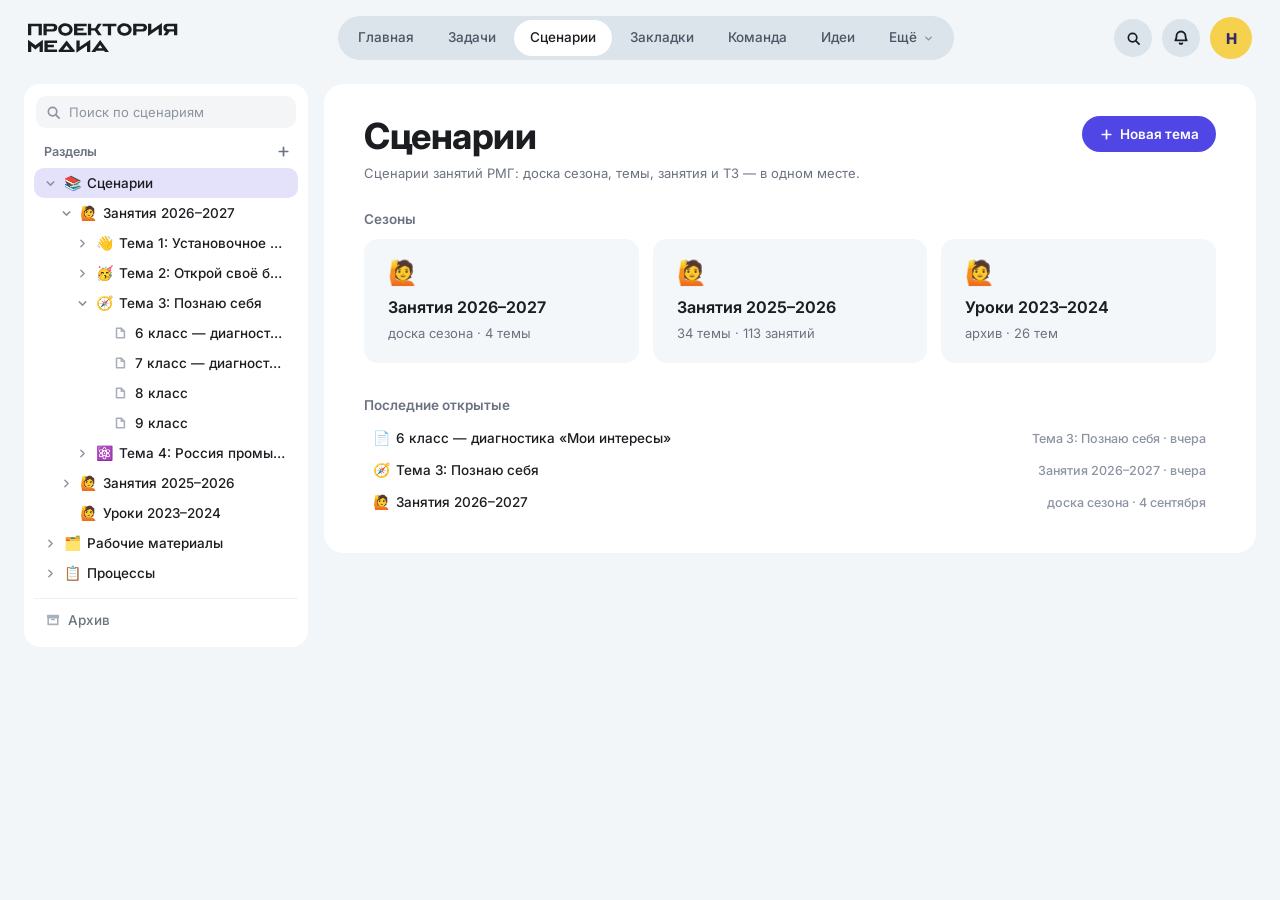
<file: index.html>
<!doctype html>
<html lang="ru">
<head>
<meta charset="utf-8">
<meta name="viewport" content="width=1280">
<meta name="robots" content="noindex">
<title>Сценарии — ДОМ</title>
<link rel="icon" href="data:image/svg+xml,%3Csvg xmlns='http://www.w3.org/2000/svg' viewBox='0 0 100 100'%3E%3Ctext y='.9em' font-size='90'%3E%F0%9F%A7%AD%3C/text%3E%3C/svg%3E">
<link rel="preconnect" href="https://fonts.googleapis.com">
<link rel="preconnect" href="https://fonts.gstatic.com" crossorigin>
<link rel="stylesheet" href="https://fonts.googleapis.com/css2?family=Inter:wght@400;500;600;650;700;750;800&display=swap">
<style>
body { margin: 0; background: #f2f6f8; color: #1b1d21; font-family: Inter, -apple-system, BlinkMacSystemFont, "SF Pro Text", "Segoe UI", sans-serif; -webkit-font-smoothing: antialiased; }
a { color: #4f46e5; text-decoration: none; }
.hdr { display: flex; height: 76px; align-items: center; justify-content: space-between; gap: 16px; padding: 0 28px; }
.logo { width: 150px; height: 30px; color: #1b1d21; flex: none; }
.nav { display: flex; gap: 2px; padding: 4px; border-radius: 99px; background: #dbe3eb; }
.pill { display: flex; height: 36px; align-items: center; gap: 6px; padding: 0 16px; border-radius: 99px; color: #4b5563; font-size: 13.5px; font-weight: 500; line-height: 1; white-space: nowrap; }
.pill.on { background: #ffffff; color: #1b1d21; }
.pill .caret { width: 11px; height: 11px; opacity: 0.6; margin-top: 1px; }
.hbtn { display: grid; width: 38px; height: 38px; place-items: center; border-radius: 99px; background: #dbe3eb; color: #1b1d21; }
.ava { display: grid; width: 42px; height: 42px; place-items: center; border-radius: 99px; background: #f6d14e; color: #33296b; font-size: 15px; font-weight: 800; }
.wrap { display: flex; align-items: flex-start; gap: 16px; padding: 8px 24px 24px; }
.col { width: 264px; flex: none; display: flex; flex-direction: column; padding: 12px 10px; border-radius: 16px; background: #ffffff; }
.srch { display: flex; align-items: center; gap: 8px; margin: 0 2px 10px; padding: 8px 10px; border-radius: 10px; background: #f4f5f7; color: #8c94a2; font-size: 13px; }
.sect { display: flex; align-items: center; justify-content: space-between; padding: 2px 4px 6px 10px; color: #6b7280; font-size: 12.5px; font-weight: 600; }
.sect .add { display: grid; width: 22px; height: 22px; place-items: center; border-radius: 7px; color: #6b7280; }
.ti { display: flex; align-items: center; gap: 6px; padding: 7px 10px; border-radius: 10px; font-size: 13.5px; font-weight: 500; color: #1b1d21; white-space: nowrap; }
.ti .lbl { overflow: hidden; text-overflow: ellipsis; min-width: 0; }
.ti.leaf { font-weight: 400; color: #26282e; }
.ti.on { background: #e4e2fb; }
.chev { flex: none; width: 13px; height: 13px; color: #8c94a2; }
.chev.open { transform: rotate(90deg); }
.emo { flex: none; width: 18px; font-size: 14px; line-height: 1; text-align: center; }
.panel { flex: 1; min-width: 0; border-radius: 20px; background: #ffffff; padding: 32px 40px 36px; }
.crumbs { display: flex; align-items: center; gap: 7px; color: #6b7280; font-size: 13px; min-width: 0; }
.crumbs .sep { color: #c3c9d4; }
.crumbs .c { white-space: nowrap; overflow: hidden; text-overflow: ellipsis; }
.tools { display: flex; align-items: center; gap: 10px; flex: none; }
.pv { display: flex; }
.pv .pa { display: grid; width: 26px; height: 26px; place-items: center; border-radius: 99px; background: #f6d14e; color: #33296b; font-size: 11px; font-weight: 800; border: 2px solid #ffffff; }
.pv .pa + .pa { margin-left: -7px; }
.save { color: #8c94a2; font-size: 12.5px; }
.vsep { width: 1px; height: 18px; background: #eef0f4; }
.ibtn { display: grid; width: 32px; height: 32px; place-items: center; border-radius: 9px; color: #6b7280; }
.h1 { display: flex; align-items: center; gap: 12px; margin-top: 22px; font-size: 36px; font-weight: 750; letter-spacing: -0.5px; line-height: 1.15; }
.props { margin-top: 10px; color: #6b7280; font-size: 13px; }
.props .dot { margin: 0 7px; color: #c3c9d4; }
.code { font-family: ui-monospace, "SF Mono", Menlo, monospace; font-size: 12.5px; color: #4f46e5; font-weight: 500; font-style: normal; }
.rule { height: 1px; background: #eef0f4; margin: 24px 0 8px; }
.doc { max-width: 760px; font-size: 16.5px; line-height: 1.62; color: #26282e; }
.doc p { margin: 10px 0; }
.doc ul { margin: 10px 0; padding-left: 22px; }
.doc li { margin: 6px 0; }
.tsum { display: flex; align-items: flex-start; gap: 9px; padding: 8px 0; font-size: 15.5px; font-weight: 650; color: #1b1d21; line-height: 1.45; }
.tsum .chev { margin-top: 5px; width: 14px; height: 14px; }
.tsum.sub { font-size: 15px; }
.tbody { margin: 2px 0 12px 6px; border-left: 2px solid #eef0f4; padding-left: 20px; }
.rem { color: #555c66; font-style: italic; }
.mark { background: #fdf0b8; border-radius: 3px; padding: 0 2px; }
.dombtn { display: inline-flex; align-items: center; gap: 6px; padding: 9px 16px; border: 1px solid #e5e7eb; border-radius: 99px; background: #ffffff; color: #1b1d21; font-size: 13.5px; font-weight: 600; white-space: nowrap; }
.dombtn.primary { border-color: transparent; background: #4f46e5; color: #ffffff; }
.ti .dots { display: none; margin-left: auto; color: #8c94a2; }
.ti.hov { background: #f4f5f7; }
.ti.hov .dots { display: grid; place-items: center; width: 20px; height: 20px; border-radius: 6px; }
.pgico { flex: none; width: 18px; display: grid; place-items: center; color: #a8b0bc; }
.colsep { height: 1px; background: #eef0f4; margin: 8px 6px; }
.caret-i { display: inline-block; width: 1.5px; height: 1.15em; background: #4f46e5; vertical-align: text-bottom; border-radius: 1px; }
.grip { position: absolute; left: -30px; top: 3px; display: grid; grid-template-columns: repeat(2, 4px); gap: 2px; padding: 4px 3px; border-radius: 6px; color: #c3c9d4; }
.grip i { width: 3px; height: 3px; border-radius: 99px; background: currentColor; }
.hovblock { position: relative; border-radius: 8px; }
.bubble { position: absolute; display: flex; align-items: center; gap: 2px; padding: 5px 6px; border: 1px solid #eef0f4; border-radius: 11px; background: #ffffff; box-shadow: 0 10px 32px rgb(27 29 33 / 12%); }
.bub { display: grid; place-items: center; min-width: 27px; height: 27px; padding: 0 5px; border-radius: 8px; color: #4b5563; font-size: 13px; font-weight: 600; }
.bub.on { background: #e4e2fb; color: #4338ca; }
.bubsep { width: 1px; height: 16px; background: #eef0f4; margin: 0 3px; }
.menu { display: flex; flex-direction: column; min-width: 236px; padding: 6px; border: 1px solid #eef0f4; border-radius: 12px; background: #ffffff; box-shadow: 0 14px 40px rgb(27 29 33 / 14%); }
.mi { display: flex; align-items: center; gap: 9px; padding: 7px 9px; border-radius: 8px; color: #1b1d21; font-size: 13.5px; }
.mi .mic { flex: none; width: 16px; height: 16px; color: #6b7280; display: grid; place-items: center; }
.mi .kbd { margin-left: auto; color: #8c94a2; font-size: 11.5px; }
.mi.on { background: #f4f5f7; }
.mi.danger { color: #dc2626; }
.msep { height: 1px; background: #eef0f4; margin: 5px 4px; }
.mtitle { padding: 5px 9px 3px; color: #8c94a2; font-size: 11.5px; font-weight: 700; letter-spacing: 0.05em; text-transform: uppercase; }
.sw { margin-left: auto; width: 30px; height: 18px; border-radius: 99px; background: #4f46e5; position: relative; }
.sw i { position: absolute; top: 2px; right: 2px; width: 14px; height: 14px; border-radius: 99px; background: #ffffff; }
.rc { position: relative; }
.rc .flag { position: absolute; top: -19px; left: -1.5px; padding: 2px 7px; border-radius: 6px 6px 6px 0; color: #ffffff; font-size: 10.5px; font-weight: 700; white-space: nowrap; }
.rc .bar { position: absolute; top: 0; bottom: 0; left: -1.5px; width: 2px; border-radius: 2px; }
.veil { position: absolute; inset: 0; background: rgb(27 29 33 / 38%); z-index: 20; }
.dlg { position: absolute; z-index: 30; display: flex; flex-direction: column; border-radius: 16px; background: #ffffff; box-shadow: 0 24px 70px rgb(27 29 33 / 28%); }
.sfield { display: flex; align-items: center; gap: 10px; padding: 12px 14px; border: 1px solid #e5e7eb; border-radius: 12px; font-size: 17px; color: #1b1d21; }
.hit { display: flex; align-items: flex-start; gap: 10px; padding: 9px 10px; border-radius: 10px; }
.hit.cur { background: #f4f5f7; }
.kind { flex: none; min-width: 68px; padding-top: 2px; color: #8c94a2; font-size: 12px; }
.htitle { font-size: 15px; font-weight: 600; color: #1b1d21; }
.hsub { margin-top: 2px; color: #6b7280; font-size: 13px; }
.kbd2 { display: inline-block; padding: 1px 6px; border: 1px solid #e5e7eb; border-radius: 4px; background: #f9fafb; color: #6b7280; font-size: 12px; }
.ribbon { display: flex; align-items: center; gap: 12px; padding: 11px 16px; border-radius: 12px; background: #e4e2fb; color: #33296b; font-size: 13.5px; }
.vday { margin: 16px 4px 6px; color: #8c94a2; font-size: 12px; font-weight: 700; letter-spacing: 0.05em; text-transform: uppercase; }
.vitem { display: flex; align-items: center; gap: 10px; padding: 9px 10px; border-radius: 10px; }
.vitem.cur { background: #e4e2fb; }
.vitem .pa2 { flex: none; display: grid; width: 26px; height: 26px; place-items: center; border-radius: 99px; background: #f6d14e; color: #33296b; font-size: 11px; font-weight: 800; }
.side { width: 320px; flex: none; border-radius: 20px; background: #ffffff; padding: 20px 18px; }
.thr { border: 1px solid #eef0f4; border-radius: 14px; padding: 14px; }
.thr.res { opacity: 0.72; }
.quote { margin-bottom: 10px; padding: 6px 10px; border-left: 3px solid #e5e7eb; color: #6b7280; font-size: 12.5px; }
.cmsg { display: flex; gap: 9px; margin-top: 10px; }
.cmsg .pa2 { flex: none; display: grid; width: 26px; height: 26px; place-items: center; border-radius: 99px; background: #f6d14e; color: #33296b; font-size: 11px; font-weight: 800; }
.cname { font-size: 13px; font-weight: 700; }
.ctime { margin-left: 6px; color: #8c94a2; font-size: 11.5px; font-weight: 400; }
.ctext { margin-top: 3px; font-size: 13.5px; line-height: 1.5; color: #26282e; }
.anchor { background: #e4e2fb; border-bottom: 2px solid #4f46e5; border-radius: 3px 3px 0 0; padding: 0 1px; }
.roband { display: flex; align-items: center; gap: 9px; margin-top: 20px; padding: 10px 14px; border-radius: 10px; background: #f4f7fa; color: #6b7280; font-size: 13.5px; }
.rochip { display: inline-flex; align-items: center; gap: 6px; padding: 5px 11px; border-radius: 99px; background: #e9eef3; color: #4b5563; font-size: 12.5px; font-weight: 600; }
.skel { border-radius: 6px; background: #eef0f4; }
.cap { margin: 0 0 10px 4px; color: #8c94a2; font-size: 12px; font-weight: 700; letter-spacing: 0.06em; text-transform: uppercase; }
.mini { border-radius: 16px; background: #ffffff; padding: 26px 28px; }
.banner { display: flex; align-items: center; gap: 10px; padding: 11px 14px; border-radius: 12px; background: #fdebb8; color: #7a5410; font-size: 13.5px; }
.empty { display: flex; flex-direction: column; align-items: center; padding: 40px 0 30px; text-align: center; }
.empty .eico { display: grid; width: 56px; height: 56px; margin-bottom: 16px; border-radius: 999px; background: #e4e2fb; color: #4f46e5; place-items: center; }
.empty .etitle { font-size: 17px; font-weight: 700; letter-spacing: -0.01em; }
.empty .etext { max-width: 380px; margin-top: 8px; color: #6b7280; font-size: 14.5px; line-height: 1.5; }
.empty .eact { display: flex; gap: 8px; margin-top: 20px; }
.mroot { position: relative; width: 390px; min-height: 844px; background: #f2f6f8; overflow: hidden; }
.mhdr { display: flex; height: 64px; align-items: center; justify-content: space-between; padding: 0 16px; }
.mhdr .logo { width: 118px; height: 24px; }
.mback { display: flex; align-items: center; gap: 4px; padding: 2px 16px 10px; color: #4b5563; font-size: 14px; font-weight: 500; }
.mback .chev { transform: rotate(180deg); width: 15px; height: 15px; color: #6b7280; }
.mprog { height: 3px; background: #e9eef3; }
.mprog i { display: block; height: 3px; width: 34%; background: #4f46e5; border-radius: 0 2px 2px 0; }
.mpanel { margin: 0 12px 12px; border-radius: 16px; background: #ffffff; padding: 20px 16px 24px; }
.mrow { display: flex; align-items: center; gap: 10px; min-height: 52px; padding: 6px 10px; border-radius: 12px; font-size: 15px; font-weight: 500; color: #1b1d21; }
.mrow .rlbl { flex-grow: 1; min-width: 0; line-height: 1.35; }
.mrow .rsub { margin-top: 2px; color: #8c94a2; font-size: 12.5px; font-weight: 400; }
.mrow .go { flex: none; width: 15px; height: 15px; color: #c3c9d4; }
.mrow.on { background: #e4e2fb; }
.mtsum { display: flex; align-items: flex-start; gap: 9px; padding: 12px 0; font-size: 15.5px; font-weight: 650; line-height: 1.4; }
.mtsum .chev { margin-top: 4px; width: 15px; height: 15px; }
.mtbody { margin: 0 0 8px 7px; border-left: 2px solid #eef0f4; padding-left: 12px; }
.mtbody .mtbody { border-left: 0; padding-left: 4px; margin-left: 4px; }
.mdoc { font-size: 16.5px; line-height: 1.6; color: #26282e; }
.mdoc p { margin: 10px 0; }
.mbar { position: absolute; left: 0; right: 0; bottom: 0; display: flex; align-items: center; justify-content: space-around; height: 54px; background: #ffffff; border-top: 1px solid #eef0f4; z-index: 15; }
.mbar .bi { display: grid; place-items: center; width: 44px; height: 44px; border-radius: 10px; color: #4b5563; font-size: 15px; font-weight: 650; }
.mbar .bi.on { background: #e4e2fb; color: #4338ca; }
.msheet { position: absolute; left: 0; right: 0; bottom: 0; z-index: 25; border-radius: 20px 20px 0 0; background: #ffffff; box-shadow: 0 -12px 44px rgb(27 29 33 / 22%); padding: 10px 16px 20px; }
.msheet .grab { width: 36px; height: 4px; border-radius: 99px; background: #dbe0e7; margin: 0 auto 12px; }
.mveil { position: absolute; inset: 0; background: rgb(27 29 33 / 25%); z-index: 20; }
.mbanner { display: flex; align-items: center; gap: 9px; margin: 0 12px 10px; padding: 10px 13px; border-radius: 12px; background: #fdebb8; color: #7a5410; font-size: 13px; }
.tw { min-width: 0; flex-grow: 1; }
.tit { font-size: 15.5px; font-weight: 650; color: #1b1d21; line-height: 1.4; }
.tsum.sub .tit { font-size: 15px; }
.meta { display: flex; align-items: center; gap: 7px; flex-wrap: wrap; margin-top: 2px; color: #6b7280; font-size: 12.5px; font-weight: 450; line-height: 1.4; }
.meta .dot { color: #c3c9d4; }
.timechip { display: inline-flex; align-items: center; gap: 6px; padding: 5px 12px; border-radius: 99px; font-size: 12.5px; font-weight: 650; white-space: nowrap; }
.timechip.ok { background: #ddf1e4; color: #22754a; }
.timechip.lack { background: #fdebb8; color: #7a5410; }
.timechip.over { background: #fde3de; color: #b3261e; }
.mdone { display: inline-flex; align-items: center; height: 34px; padding: 0 15px; border-radius: 99px; background: #4f46e5; color: #ffffff; font-size: 13.5px; font-weight: 650; }
.qmin { display: inline-flex; align-items: center; gap: 6px; color: #6b7280; font-size: 13px; white-space: nowrap; }
.qmin .qok { color: #22754a; display: inline-flex; }
.qmin .qbad { color: #b3261e; display: inline-flex; }
.stchip { display: inline-flex; align-items: center; gap: 6px; padding: 4px 11px; border-radius: 99px; font-size: 12px; font-weight: 650; background: #e9eef3; color: #4b5563; white-space: nowrap; }
.stchip.review { background: #e4e2fb; color: #33296b; }
.stchip.ready { background: #ddf1e4; color: #22754a; }
.part { display: flex; align-items: baseline; gap: 10px; margin: 26px 0 4px; }
.part:first-child { margin-top: 8px; }
.part .chev { align-self: center; width: 15px; height: 15px; }
.part .ptit { font-size: 18px; font-weight: 750; letter-spacing: -0.2px; color: #1b1d21; }
.part .pmin { color: #8c94a2; font-size: 13px; font-weight: 500; }
.seg { display: inline-flex; background: #e9eef3; border-radius: 99px; padding: 3px; }
.seg .s { padding: 4px 14px; border-radius: 99px; font-size: 12.5px; font-weight: 650; color: #6b7280; }
.seg .s.on { background: #ffffff; color: #1b1d21; box-shadow: 0 1px 2px rgba(27, 29, 33, 0.08); }
.ftabs { display: inline-flex; gap: 2px; padding: 4px; border-radius: 99px; background: #f4f5f7; }
.ftab { display: inline-flex; align-items: center; gap: 6px; height: 32px; padding: 0 14px; border-radius: 99px; color: #6b7280; font-size: 13px; font-weight: 550; white-space: nowrap; }
.ftab .n { color: #a8b0bc; font-weight: 500; }
.ftab.on { background: #ffffff; color: #1b1d21; box-shadow: 0 1px 3px rgb(27 29 33 / 8%); }
.brow { border: 1px solid #eef0f4; border-radius: 14px; padding: 14px 18px 13px; margin-top: 10px; }
.btop { display: flex; align-items: flex-start; gap: 14px; }
.bnum { flex: none; display: grid; place-items: center; width: 34px; height: 34px; margin-top: 1px; border-radius: 10px; background: #f4f5f7; color: #4b5563; font-family: ui-monospace, "SF Mono", Menlo, monospace; font-size: 14px; font-weight: 600; }
.bdate2 { flex: none; text-align: right; margin-top: 1px; }
.bdate2 .bd1 { color: #8c94a2; font-size: 12px; }
.bdate2 .bd2 { margin-top: 1px; color: #1b1d21; font-size: 14px; font-weight: 650; white-space: nowrap; }
.cnt { display: inline-flex; align-items: center; gap: 6px; color: #6b7280; font-size: 12.5px; white-space: nowrap; }
.track { display: flex; align-items: center; gap: 14px; flex-wrap: wrap; margin: 11px 0 0 48px; }
.stq { display: inline-flex; align-items: center; gap: 5px; font-size: 12.5px; font-weight: 550; white-space: nowrap; }
.stq.done { color: #8c94a2; }
.stq.todo { color: #c3c9d4; }
.stq.cur { background: #e4e2fb; color: #33296b; padding: 4px 12px; border-radius: 99px; font-weight: 650; }
.stq .qn { font-weight: 750; opacity: 0.62; margin-left: 1px; }
.tdesc { margin-top: 12px; max-width: 720px; color: #4b5563; font-size: 14.5px; line-height: 1.55; }
.prow { display: flex; align-items: center; gap: 10px; min-height: 44px; padding: 6px 10px; border-radius: 10px; }
.prow.hov { background: #f4f5f7; }
.prow .pgico2 { flex: none; width: 18px; display: grid; place-items: center; color: #a8b0bc; }
.prow .pname { font-size: 14.5px; font-weight: 550; color: #1b1d21; min-width: 96px; }
.prow .pbadges { display: flex; align-items: center; gap: 12px; margin-left: 8px; }
.prow .dots2 { display: grid; place-items: center; width: 22px; height: 22px; border-radius: 6px; color: #8c94a2; margin-left: auto; }
.prow.add { color: #8c94a2; font-size: 13.5px; font-weight: 550; }
.abadge { display: inline-flex; align-items: center; gap: 6px; padding: 4px 11px; border-radius: 99px; border: 1px dashed #d4d9e0; color: #6b7280; font-size: 12px; font-weight: 600; white-space: nowrap; }
.alink { color: #4f46e5; font-size: 12.5px; font-weight: 600; white-space: nowrap; }
.slideref { color: #4f46e5; border-bottom: 1.5px dotted #a5b4fc; font-style: normal; }
.cnt .qok { color: #22754a; display: inline-flex; }
.prow .pw { flex-grow: 1; min-width: 0; }
.prow .pmeta { display: flex; align-items: center; gap: 7px; margin-top: 2px; color: #6b7280; font-size: 12.5px; }
.prow .pright { flex: none; display: flex; align-items: center; gap: 10px; margin-top: 3px; }
.prow .dots2.ph { visibility: hidden; }
.tzbar { display: flex; align-items: center; gap: 10px; margin: 18px 0 4px; padding: 10px 14px; background: #f7f8fa; border: 1px solid #eef0f4; border-radius: 12px; color: #6b7280; font-size: 13px; }
.tzbar b { color: #1b1d21; font-weight: 650; }
.chgtag { display: inline-flex; padding: 3px 10px; border-radius: 99px; background: #fdebb8; color: #7a5410; font-size: 12px; font-weight: 650; white-space: nowrap; }
.tzbtn { margin-left: auto; display: inline-flex; align-items: center; gap: 7px; padding: 7px 14px; border: 1px solid #e2e6ec; border-radius: 99px; background: #ffffff; font-size: 13px; font-weight: 650; color: #1b1d21; white-space: nowrap; }
.slide { border: 1px solid #eef0f4; border-radius: 14px; padding: 14px 18px; margin-top: 14px; }
.slide.chg { border-color: #f3ddad; background: #fffdf6; }
.slide .shead { display: flex; align-items: baseline; gap: 10px; }
.slide .snum { font-size: 15px; font-weight: 750; white-space: nowrap; }
.slide .stit { font-size: 15px; font-weight: 650; min-width: 0; }
.slide .ssrc { margin-left: auto; color: #8c94a2; font-size: 12.5px; white-space: nowrap; }
.slide .srow { margin-top: 8px; font-size: 14px; line-height: 1.55; color: #1b1d21; }
.slide .slbl { color: #8c94a2; font-weight: 650; font-size: 11.5px; text-transform: uppercase; letter-spacing: 0.05em; margin-right: 8px; }
.smore { margin-top: 16px; color: #8c94a2; font-size: 13.5px; padding-left: 4px; }
.mini .doc { font-size: 14px; }
.pop { width: 224px; background: #ffffff; border: 1px solid #eef0f4; border-radius: 12px; box-shadow: 0 12px 32px rgba(27, 29, 33, 0.12), 0 2px 6px rgba(27, 29, 33, 0.06); padding: 6px; }
.pop .pi { display: flex; align-items: center; gap: 10px; padding: 8px 10px; border-radius: 8px; font-size: 13.5px; font-weight: 550; color: #1b1d21; }
.pop .pi.on { background: #f4f5f7; }
.pop .pi .pk { margin-left: auto; color: #4f46e5; display: inline-flex; }
.pop .pi.dn { color: #22754a; }
.pop .pi .dotc { width: 8px; height: 8px; border-radius: 99px; background: #c3c9d4; flex: none; }
.pop .pi.dn .dotc { background: #22754a; }
.pop .pi.on .dotc { background: #4f46e5; }
.pop .phint { padding: 8px 10px 6px; color: #8c94a2; font-size: 12px; line-height: 1.45; border-top: 1px solid #eef0f4; margin-top: 4px; }
.pop .psep { height: 1px; background: #eef0f4; margin: 4px 6px; }
.pop .pi.danger { color: #b3261e; }
.pop .pi.muted { color: #a8b0bc; }
.hdlg { width: 440px; background: #ffffff; border-radius: 16px; box-shadow: 0 24px 64px rgba(27, 29, 33, 0.18), 0 4px 12px rgba(27, 29, 33, 0.08); padding: 22px 24px 20px; }
.hdlg .dt { font-size: 18px; font-weight: 750; letter-spacing: -0.2px; }
.hdlg .db { margin-top: 10px; color: #4b5563; font-size: 14px; line-height: 1.55; }
.hdlg .dsum { display: flex; gap: 14px; margin-top: 14px; padding: 10px 12px; background: #f7f8fa; border-radius: 10px; color: #6b7280; font-size: 13px; }
.hdlg .dsum b { color: #1b1d21; font-weight: 650; }
.hdlg .dacts { display: flex; justify-content: flex-end; gap: 8px; margin-top: 20px; }
.dombtn.quiet { border-color: transparent; background: transparent; color: #6b7280; }
.rolebox { border: 1px solid #eef0f4; border-radius: 12px; padding: 12px 16px; font-size: 14.5px; line-height: 1.6; }
.rolebox p { margin: 6px 0; }
.rolebox .rem { color: #4b5563; font-style: italic; }
.rolebox .rl { display: inline-block; width: 92px; color: #8c94a2; font-size: 11.5px; font-weight: 650; text-transform: uppercase; letter-spacing: 0.05em; font-style: normal; }
.vb { border: 1px dashed #d4d9e0; border-radius: 12px; padding: 10px 12px 6px; margin-top: 8px; }
.vb .vh { display: flex; align-items: center; gap: 8px; font-size: 14px; font-weight: 650; }
.vb .vh .vm { color: #6b7280; font-size: 12.5px; font-weight: 500; }
.vb .vmode { margin-left: auto; font-size: 12px; font-weight: 650; padding: 3px 10px; border-radius: 99px; background: #eef0f4; color: #4b5563; }
.chips { display: flex; flex-wrap: wrap; gap: 8px; align-items: center; }
.emptybox { border: 1px dashed #d4d9e0; border-radius: 14px; padding: 22px; text-align: center; color: #6b7280; font-size: 13.5px; }
.emptybox b { display: block; color: #1b1d21; font-size: 15px; font-weight: 650; margin-bottom: 4px; }
.strip { display: flex; gap: 10px; flex-wrap: wrap; align-items: center; }
.mini .slide .shead { flex-wrap: wrap; row-gap: 4px; }
.mini .track { flex-wrap: wrap; row-gap: 6px; }

html, body { min-width: 1280px; }
/* Оболочка как в портале ДОМа (.portal-shell): колонка до 1560px по центру, на широких экранах — поля. */
#app { width: min(100%, 1560px); margin: 0 auto; }
body { min-height: 100vh; }
.clk { cursor: pointer; }
.ed { cursor: text; border-radius: 4px; outline: none; }
.ed:focus { background: #f4f5f7; box-shadow: 0 0 0 2px #e4e2fb; }
.pp[contenteditable]:focus, .tbody .pp:focus { outline: none; background: #fbfbfd; border-radius: 6px; box-shadow: 0 0 0 2px #e4e2fb; }
.pp { margin: 8px 0; line-height: 1.6; }
.pp.rem { color: #4b5563; font-style: italic; }
.pl { margin: 6px 0 6px 20px; line-height: 1.6; }
.pl li { margin: 3px 0; }
.splittable { padding: 6px 10px; margin: 6px -10px; border-radius: 8px; border: 1px dashed transparent; }
.splittable:hover { border-color: #a5b4fc; background: #f7f7ff; }
.nbadge { position: absolute; top: 4px; right: 4px; min-width: 16px; height: 16px; padding: 0 4px; border-radius: 99px; background: #4f46e5; color: #fff; font-size: 10.5px; font-weight: 700; display: inline-flex; align-items: center; justify-content: center; }
.veil2 { position: fixed; inset: 0; background: rgba(27, 29, 33, 0.28); z-index: 80; }
.toast { position: fixed; left: 50%; bottom: 28px; transform: translateX(-50%); display: inline-flex; align-items: center; gap: 10px; padding: 10px 16px; border-radius: 12px; background: #1b1d21; color: #fff; font-size: 13.5px; font-weight: 550; box-shadow: 0 12px 32px rgba(27,29,33,.24); z-index: 100; }
.toast svg { color: #7ee2a8; }
.pop { width: 224px; background: #ffffff; border: 1px solid #eef0f4; border-radius: 12px; box-shadow: 0 12px 32px rgba(27, 29, 33, 0.12), 0 2px 6px rgba(27, 29, 33, 0.06); padding: 6px; }
.brow.clk:hover { background: #fafbfc; }
.prow:hover { background: #f4f5f7; }
.prow:hover .dots2.ph { visibility: visible; }
.dots2 { visibility: visible; }
.ti.clk:hover { background: #f4f5f7; }
.ftab.clk:hover { color: #1b1d21; }
.stchip.clk:hover { box-shadow: 0 0 0 3px #e4e2fb; }
.slide.ho { border-style: dashed; }
.slide .stit { min-width: 0; }
.hit { cursor: pointer; }
.sfield { display: flex; align-items: center; gap: 10px; }
.tzbar { margin-top: 18px; }
.tools .ibtn { cursor: pointer; }
.pv { cursor: default; }

</style>
</head>
<body>
<div id="app"></div>
<script>
const LOGO = "<div class=\"logo\"><svg preserveAspectRatio='none' overflow='visible' style='display: block; width: 100%; height: 100%;' width='143' height='28' viewBox='0 0 143 28' fill='none' xmlns='http://www.w3.org/2000/svg'><g clip-path='url(#clip0_0_153)'><path d='M13.2127 0.666686L13.1975 11.5042H10.1111V2.96133H3.11701V11.5042H9.018e-05V0.666686H13.2127Z' fill='currentColor'/><path d='M24.0345 8.04674H17.8464V11.5042H14.7295V0.651182H24.0345C26.4217 0.651182 27.9725 2.09308 27.9725 4.26369C27.9725 6.43429 26.4217 8.04674 24.0345 8.04674ZM24.8556 4.27919C24.8556 3.34894 24.2779 2.97683 23.2136 2.97683H17.8464V5.7366H23.2439C24.2779 5.7366 24.8556 5.11643 24.8556 4.27919Z' fill='currentColor'/><path d='M36.1156 11.8918C32.573 11.8918 28.787 10.2639 28.787 6.0932C28.787 2.34115 31.9496 0.217061 35.3705 0.217061C39.339 0.217061 42.5471 2.85279 42.5471 6.1087C42.5471 9.62819 39.4453 11.8918 36.1156 11.8918ZM39.5974 6.07769C39.5974 4.27919 37.7577 2.80629 35.4923 2.80629C33.5916 2.80629 31.7519 3.9536 31.7519 6.07769C31.7519 8.44986 33.9413 9.30259 35.9179 9.30259C37.7577 9.30259 39.5974 8.12427 39.5974 6.07769Z' fill='currentColor'/><path d='M43.8905 11.5042V0.651182H55.9475V2.96133H47.0073V4.80634H52.9067V7.10099H47.0073V9.19407H55.9324V11.5042H43.8905Z' fill='currentColor'/><path d='M70.3343 0.651182L66.3658 6.07769L70.3343 11.5042H66.7916L63.5834 7.06998H60.208V11.5042C57.1063 11.5042 57.0911 11.5042 57.0911 11.5042C57.0911 0.651182 57.0911 0.651182 57.0911 0.651182H60.208V4.79083H63.9483L66.6396 0.651182H70.3343Z' fill='currentColor'/><path d='M84.2632 0.651182V2.96133H79.2305V11.5042H76.1287V2.96133H71.0808V0.651182H84.2632Z' fill='currentColor'/><path d='M92.4345 11.8918C88.8919 11.8918 85.1061 10.2639 85.1061 6.0932C85.1061 2.34115 88.2685 0.217061 91.6895 0.217061C95.6579 0.217061 98.8661 2.85279 98.8661 6.1087C98.8661 9.62819 95.7644 11.8918 92.4345 11.8918ZM95.9164 6.07769C95.9164 4.27919 94.0766 2.80629 91.8112 2.80629C89.9106 2.80629 88.0708 3.9536 88.0708 6.07769C88.0708 8.44986 90.2603 9.30259 92.237 9.30259C94.0766 9.30259 95.9164 8.12427 95.9164 6.07769Z' fill='currentColor'/><path d='M109.545 8.04674H103.357V11.5042H100.24V0.651182H109.545C111.932 0.651182 113.483 2.09308 113.483 4.26369C113.483 6.43429 111.932 8.04674 109.545 8.04674ZM110.366 4.27919C110.366 3.34894 109.788 2.97683 108.724 2.97683H103.357V5.7366H108.754C109.788 5.7366 110.366 5.11643 110.366 4.27919Z' fill='currentColor'/><path d='M117.567 6.69787L127.662 0V11.5042H124.576V5.47303L114.449 12.1864V0.651182H117.567V6.69787Z' fill='currentColor'/><path d='M132.98 0.666686L142.3 0.651182V11.5042H139.198V8.04674H135.047L132.584 11.5042H129.042L131.641 7.8607C130.029 7.39556 129.042 6.0932 129.042 4.35672C129.042 2.18611 130.592 0.666686 132.98 0.666686ZM133.77 5.7366H139.198V2.97683H133.801C132.736 2.97683 132.158 3.61251 132.158 4.43424C132.158 5.3645 132.919 5.7366 133.77 5.7366Z' fill='currentColor'/><path d='M7.1005 20.8496L14.1554 15.6092V27.0979H11.0536V21.3768L7.0853 24.6637L3.11692 21.3768V27.0979H0V15.5937L7.1005 20.8496Z' fill='currentColor'/><path d='M15.6641 27.0979V16.2449H27.7212V18.555H18.7809V20.4H24.6803V22.6947H18.7809V24.7877H27.706V27.0979H15.6641Z' fill='currentColor'/><path d='M43.8107 24.8653L44.4308 24.8808V27.0979H43.8107H29.8074H29.2335V24.8653L29.8074 24.8808L36.8167 16.2604L43.8107 24.8653ZM33.7149 24.8808L39.9184 24.8653L36.8167 20.9582L33.7149 24.8808Z' fill='currentColor'/><path d='M49.2649 22.2915L59.3607 15.5937V27.0979H56.2742V21.0667L46.1479 27.7801V16.2449H49.2649V22.2915Z' fill='currentColor'/><path d='M60.36 27.0979L68.7681 15.7798L77.1762 27.0979H73.3598L72.4932 25.8575H65.0278L64.1611 27.0979H60.36ZM68.7681 20.4931L66.5938 23.6094H70.9271L68.7681 20.4931Z' fill='currentColor'/></g><defs><clipPath id='clip0_0_153'><rect width='143' height='28' fill='currentColor'/></clipPath></defs></svg></div>";
/* Данные прототипа раздела «Сценарии». Тексты — из корпуса Buildin 2025/26 (Тема 3 «Познаю себя»). */
const STAGES = ['scenario', 'tz', 'design', 'check', 'done'];
const STAGE_LABEL = { scenario: 'Сценарий', tz: 'ТЗ', design: 'Дизайн', check: 'Проверка', done: 'Готово' };
const TYPE_LABEL = { help: 'Полезная информация', speech: 'Слово педагога', work: 'Работа в классе', video: 'Видео', discussion: 'Обсуждение', reflection: 'Рефлексия', game: 'Игра', exercise: 'Упражнение', slide: 'Слайды', form: 'Анкета', poll: 'Опрос', probe: 'Проба', case: 'Кейс', homework: 'Домашнее задание' };

const S = (t) => ({ role: 'speech', text: t });   // речь педагога («Слово педагога:»)
const R = (t) => ({ role: 'remark', text: t });   // ремарка (курсив)
const C = (t) => ({ role: 'cmd', text: t });      // команда на слайд (курсив + ссылка)
const T = (t) => ({ role: 'text', text: t });     // обычный абзац
const L = (items) => ({ role: 'list', items });   // список

let _bid = 0;
const B = (title, type, min, code, body = [], extra = {}) => ({ id: 'b' + (++_bid), title, type, min, code, body, ...extra });
const V = (mode, min, alts) => ({ id: 'b' + (++_bid), variant: mode, min, alts, title: 'Вариативный блок' });

/* ---------- 6 класс — диагностика «Мои интересы» (полный текст из корпуса) ---------- */
const L6_PARTS = [
  { title: 'Введение', blocks: [
    B('Важно: график открытия основных профориентационных онлайн-диагностик', 'help', 0, 'S17-6-INF', [
      R('Слайд как во всех классах — давать отдельным слайдом, не вставляя в общую презентацию.')]),
    B('Подготовка к занятию', 'help', 0, 'S17-6-0', [
      T('<b>Уважаемые педагоги!</b>'),
      R('Распечатайте бланки для самостоятельной оценки интересов. Распечатанные бланки обучающиеся могут вклеить в свои Маршрутные карты.'),
      R('Распечатайте памятку о проведении диагностики «Мои интересы». Все материалы также продублированы на слайдах презентации.'),
      R('Подготовьте логины и пароли для входа в личный кабинет на платформе «Билет в будущее» для участников проекта и памятки для прохождения диагностики «Мои интересы», чтобы раздать их обучающимся.'),
      R('На занятии вам потребуются: проектор для демонстрации слайдов презентации; Маршрутные карты и/или распечатанные раздаточные материалы, или подготовленные чистые листы для записей.')]),
    B('Вступительное слово педагога', 'speech', 2, 'S17-6-1', [
      S('Здравствуйте, ребята!'),
      R('Педагог демонстрирует слайд со всеми диагностиками.'),
      T('В течение года вас будет ждать несколько диагностик, которые помогут вам лучше понять себя, чтобы определиться с выбором, будь то выбор профиля обучения, профессии или кружков и секций. А начнём мы с первой диагностики, которая открывается для вас сегодня, — это «Мои интересы».'),
      C('Педагог демонстрирует слайд 1 с темой занятия и зачитывает тему вслух.')]),
    B('Предмет профессиональной деятельности и профессиональные действия (начало)', 'work', 7, 'S17-6-2', [
      S('Профессий очень много — и все они разные. Чем они отличаются?'),
      R('Ответы обучающихся. Если обучающиеся не назвали нужный вариант (ниже), педагог предлагает его, если назвали — развивает ответ обучающихся.'),
      S('В разных профессиях люди работают с разными предметами профессиональной деятельности. Это то, <b>с чем</b> можно работать. Можете записать эту информацию в свои Маршрутные карты. Начнём!'),
      C('Педагог демонстрирует слайд 2 с предметами профессиональной деятельности.'),
      T('Что здесь нарисовано?'),
      R('Ответы обучающихся: автобус, корова, глобус и книги, ребёнок, картина.'),
      S('Пока что всё это лежит в одной куче. Давайте наведём порядок и разложим всё по коробкам.'),
      C('Педагог демонстрирует слайд 3.'),
      T('У нас есть пять коробок. Какие названия коробок вы видите?'),
      R('Ответы обучающихся: «Техника», «Творчество», «Человек», «Природа», «Информация».'),
      L(['В какую коробку положим автобус? <i>(В коробку «Техника»)</i>', 'А в какую положим картину? <i>(«Творчество»)</i>', 'А в какую посадим играть ребёнка? <i>(«Человек»)</i>', 'А в какую посадим корову? <i>(«Природа»)</i>', 'А в какую положим глобус и книги? <i>(«Информация»)</i>']),
      T('Отлично! Всё разложили по местам.'),
      C('Педагог демонстрирует слайд 4.'),
      S('Эти вещи и будут разными предметами профессиональной деятельности, то есть тем, <b>с чем</b> можно работать.'),
      C('Педагог демонстрирует слайды 5–10 и/или зачитывает названия предметов профессиональной деятельности.'),
      L(['<i>Художественное творчество: картины и анимация, музыка, театр, книги и сценарии, поделки, фотографии, культура, танцы и т. д.</i>', '<i>Человек и взаимодействие: человек, группы, сообщества, дети, взрослые, подростки, общение и т. д.</i>', '<i>Природа: растения, животные, микроорганизмы, почва, полезные ископаемые, водоёмы, поля, погода, парки и т. д.</i>', '<i>Информация: коды, тексты, цифры, схемы, таблицы, чертежи, документы, графики, карты и т. д.</i>', '<i>Технические устройства: машины, самолёты, поезда, БПЛА, ракеты, компьютеры, микросхемы, аппаратура, станки, гаджеты, бытовая техника, строительная техника и т. д.</i>'])]),
    B('Предмет профессиональной деятельности и профессиональные действия (продолжение)', 'work', 2, 'S17-6-3', [
      S('А теперь — от слов к делу! С каждым предметом нам хочется что-то делать.'),
      C('Педагог демонстрирует слайд 11.'),
      S('И все эти действия можно условно разделить на пять групп: защищать, помогать, управлять, создавать, изучать. Давайте разберёмся, что же это значит.'),
      C('Педагог демонстрирует слайд 12.'),
      S('Каждому из нас ближе та или иная группа действий. Давайте посмотрим видеоролик.')]),
    B('Видеоролик «Действия»', 'video', 3, 'S17-6-4', [
      T('<b><i>Текстовая версия ролика:</i></b>'),
      T('А теперь от слов к делу. С каждым предметом нам хочется что-то делать. И все эти действия можно условно разделить на пять групп: «Защищать», «Помогать», «Управлять», «Создавать», «Изучать». Что же это значит?'),
      T('Защищать. Каждому из нас ближе та или иная группа действий. Знакомьтесь, это Миша, ваш ровесник. Он обожает спорт, занимается баскетболом и всё время пропадает на тренировках. А в перерывах читает книги про героев, которые восстанавливают справедливость, расследуют запутанные преступления и защищают всех, кто в этом нуждается. Это значит, что Миша может найти любое дело в сфере безопасности и спорта.'),
      T('Помогать. Если у кого-то в классе неприятности, Оля всегда поддержит и постарается помочь. Ей нравится заботиться о животных и помогать пожилым, Оле приятно делать полезное для других. В будущем Оле подошла бы работа, связанная с сервисом и помощью.'),
      T('Ну а это Дима. В классе он лидер, и все это признают. Дима не только может организовать любую активность, но и умеет принимать решения и всегда несёт ответственность за свои действия. Если бы Дима решил работать в сфере управления и организации, он бы наверняка преуспел.'),
      T('А вот Маше нравится создавать что-то необычное. Именно Маша придумывает самые интересные школьные проекты и оформляет их на компьютере. Маша могла бы найти дело по душе в сфере создания и разработки.'),
      T('Изучать. А это Рома, победитель олимпиад. Он может очень долго и внимательно изучать какой-то вопрос, решать задачу, анализировать разные варианты ответов и искать самый лучший. Роме подходит работа с информацией, ведь ему нравится всё, что связано с изучением и анализом.')]),
    B('Предмет профессиональной деятельности и профессиональные действия (продолжение)', 'work', 2, 'S17-6-5', [
      S('А теперь давайте узнаем, какие ещё есть варианты профессиональных действий в разных направлениях.'),
      C('Педагог демонстрирует слайды 13–17 и/или зачитывает информацию вслух.'),
      T('<b><i>Что хочу делать?</i></b>'),
      L(['<i>Безопасность и спорт: защищать, обеспечивать безопасность, расследовать правонарушения, предотвращать катастрофы, бороться с экологическими угрозами, заниматься спортом, осуществлять кибербезопасность и т. д.</i>', '<i>Сервис и помощь: проявлять заботу и участие, оказывать услуги, делать полезное для других, помогать, поддерживать и т. д.</i>', '<i>Управление и организация: руководить людьми, организовывать работу, управлять процессами, вести деловые переговоры, принимать ответственные решения, лидировать и т. д.</i>', '<i>Создание и разработка: сочинять, творить, изобретать, придумывать, создавать, разрабатывать новое, воплощать идеи в жизнь и т. д.</i>', '<i>Изучение и анализ: искать и собирать информацию, изучать, систематизировать, анализировать, делать выводы, строить прогнозы и т. д.</i>'])])
  ]},
  { title: 'Основная часть', blocks: [
    B('Подбор профессий', 'work', 15, 'S17-6-6', [
      S('Переходим к следующему заданию. Согласны ли вы, что разным людям будут интересны разные предметы профессиональной деятельности, разные коробки и разные действия?'),
      C('Педагог демонстрирует слайд 18 или записывает информацию на доске.'),
      T('<b><i>С чем хочу работать?</i></b> <i>Предметы профессиональной деятельности: техника, творчество, человек, природа, информация.</i>'),
      T('<b><i>Что хочу делать?</i></b> <i>Действия: защищать, помогать, управлять, создавать, изучать.</i>'),
      S('Кому-то больше понравится работать с техникой, кому-то — с природой. Согласны?'),
      R('Обучающиеся: согласны!'),
      S('Сейчас вы будете работать в парах. Ваша задача — выбрать из списка две-три профессии для каждого вашего предмета и действия. Все профессии будут на слайде. Сейчас я назову, какие предметы профессиональной деятельности и действия вам достанутся.'),
      R('Педагог распределяет на каждую пару обучающихся (парту) по одному предмету профессиональной деятельности и по одному действию. Например, паре попадаются «техника» и «защищать». Задача пары — выбрать из списка на слайде и записать по две-три профессии.'),
      C('Педагог демонстрирует слайд 19 со списком профессий. Если показать слайд нет возможности, педагог медленно зачитывает список вслух.'),
      R('Подсказка для педагога. Верные ответы: «Техника» — инженер, конструктор, технолог, электрик, водитель, механик; «Творчество» — писатель, художник, дизайнер, музыкант, актёр, режиссёр; «Человек» — консультант, педагог, социолог, психолог; «Природа» — врач, ветеринар, агроном, биолог, геолог; «Информация» — бухгалтер, программист, переводчик, редактор, экономист.'),
      S('У вас три минуты. Поехали!'),
      R('Работа в классе.'),
      S('Время истекло. Проверяем ответы по цепочке. Начинаем с «Техники». Кто-то один из пары называет одну профессию из темы «Техника». Потом следующая парта назовёт профессию из темы «Творчество». Если кто-то назвал такую же профессию, как у вас, вычёркивайте её — повторяться нельзя.'),
      S('Какие профессии вы предложили бы человеку с высоким интересом к техническим устройствам?'),
      R('Ответы обучающихся. Примерные ответы: инженер, конструктор, технолог, техник, электрик, испытатель, водитель, механик, строитель. Педагог может дополнить и поправить.'),
      S('Итак, мы рассмотрели с вами предметы профессиональной деятельности и действия. Молодцы! Отличная работа.')]),
    B('Задание «Самостоятельная оценка интересов»', 'work', 4, 'S17-6-7', [
      R('Педагог раздаёт бланки для самостоятельной оценки интересов (см. приложение для печати). Если нет возможности распечатать, педагог показывает слайд 20 с названиями всех шкал или записывает их на доске, а обучающиеся работают в Маршрутных картах.'),
      S('Ребята, теперь мы соберём каждому из вас личную картину интересов — как конструктор. Посмотрите на листочки перед вами / на слайд. Перед вами десять шкал с названиями. Найдите их. Увидели?'),
      S('Первая шкала — «Технические устройства». Насколько вы хотели бы работать с такими предметами профессиональной деятельности? Если предмет очень-очень интересен, закрасьте карандашом эту шкалу полностью. Если не знаете — раскрасьте до середины, если совсем не интересно — не раскрашивайте. Так пройдите по всем шкалам. У вас три минуты.'),
      R('Обучающиеся оценивают свои интересы.'),
      S('Молодцы! Посмотрите на ваши заполненные профили. Хочется ли что-то изменить? Можно исправить сейчас. Позже вы сможете сами сравнить то, что сейчас отметили, с вашими результатами после компьютерного тестирования.'),
      T('У вас будет возможность дома самостоятельно пройти компьютерную диагностику «Мои интересы». Для этого нужно будет зайти в свой личный кабинет на платформе «Билет в будущее» и пройти диагностику «Мои интересы».')])
  ]},
  { title: 'Заключительная часть', blocks: [
    B('Рефлексия занятия и мотивационный блок на прохождение диагностики «Мои интересы»', 'reflection', 10, 'S17-6-8', [
      R('Очень важно заложить время на эту часть занятия. Если не успеваете, лучше сократить последнее практическое задание, но чётко провести рефлексию. Работа в мини-группах по четыре человека — первая парта поворачивается ко второй и т. д.'),
      S('Развернитесь друг к другу так, чтобы образовались группы по четыре человека. У вас будет три минуты на подготовку ответа на вопрос: «Что полезного и интересного для нас было на этом занятии?»'),
      C('Педагог демонстрирует слайд 21 или записывает вопрос на доске.'),
      R('Группы по четыре человека готовят ответ. Педагог в это время раздаёт обучающимся памятки «Билет в будущее — тест «Мои интересы», логины и пароли для входа в личный кабинет на платформе. Все группы выступают.'),
      S('Сегодня на занятии мы с вами рассмотрели разные предметы профессиональной деятельности, обсудили действия, которые можно выполнять, подобрали много профессий для разных интересов и поняли: если интерес высокий, стоит выбирать профессии, где этот интерес можно реализовать.'),
      T('Хочу ещё обратить ваше внимание, что профессия складывается не только из интересов. Важны ещё ваши способности, навыки и характер.'),
      C('Педагог демонстрирует слайд 22 или делает запись на доске: профессия = интересы (предметы профессиональной деятельности, профессиональные действия) + возможности (способности, навыки, характер).'),
      S('Теперь у каждого из вас есть возможность пройти диагностику «Мои интересы» для себя. Дома найдите 15–20 минут свободного времени, зайдите в свой личный кабинет, пройдите диагностику. Результат сохранится в вашем личном кабинете. Запишите себе напоминание — пройти диагностику «Мои интересы».'),
      S('Наше занятие окончено. До свидания!'),
      R('Слайд оставить до конца занятия.')])
  ]}
];

const L6_SLIDES = [
  ['Диагностика «Мои интересы» — тема занятия', 'S17-6-1', 'Титульный кадр: название темы, номер занятия, 6 класс.', 'Титул сезона, без иллюстраций.'],
  ['Предметы профессиональной деятельности', 'S17-6-2', 'Автобус, корова, глобус с книгами, ребёнок, картина — «в одной куче», без подписей.', 'Иллюстрации из фонда сезона, крупные, вразброс.'],
  ['Пять коробок', 'S17-6-2', 'Пять коробок с подписями «Техника», «Творчество», «Человек», «Природа», «Информация»; те же предметы рядом.', 'Подписи коробок — крупно, читаемо с последней парты.'],
  ['С чем можно работать', 'S17-6-2', 'Предметы разложены по коробкам.', ''],
  ['Предметы профессиональной деятельности — обзор', 'S17-6-2', 'Пять групп одной схемой.', ''],
  ['Художественное творчество', 'S17-6-2', 'Картины и анимация, музыка, театр, книги и сценарии, поделки, фотографии, культура, танцы.', ''],
  ['Человек и взаимодействие', 'S17-6-2', 'Человек, группы, сообщества, дети, взрослые, подростки, общение.', ''],
  ['Природа', 'S17-6-2', 'Растения, животные, микроорганизмы, почва, полезные ископаемые, водоёмы, поля, погода, парки.', ''],
  ['Информация', 'S17-6-2', 'Коды, тексты, цифры, схемы, таблицы, чертежи, документы, графики, карты.', ''],
  ['Технические устройства', 'S17-6-2', 'Машины, самолёты, поезда, БПЛА, ракеты, компьютеры, микросхемы, станки, гаджеты, бытовая и строительная техника.', ''],
  ['От слов к делу', 'S17-6-3', 'С каждым предметом хочется что-то делать — предмет и стрелка к действию.', ''],
  ['Пять групп действий', 'S17-6-3', 'Защищать · Помогать · Управлять · Создавать · Изучать.', 'Пять пиктограмм в одну строку.'],
  ['Безопасность и спорт', 'S17-6-5', 'Защищать, обеспечивать безопасность, расследовать, предотвращать катастрофы, заниматься спортом, кибербезопасность.', ''],
  ['Сервис и помощь', 'S17-6-5', 'Проявлять заботу, оказывать услуги, делать полезное для других, помогать, поддерживать.', ''],
  ['Управление и организация', 'S17-6-5', 'Руководить, организовывать, управлять процессами, вести переговоры, принимать решения, лидировать.', ''],
  ['Создание и разработка', 'S17-6-5', 'Сочинять, творить, изобретать, придумывать, разрабатывать новое, воплощать идеи.', ''],
  ['Изучение и анализ', 'S17-6-5', 'Искать и собирать информацию, изучать, систематизировать, анализировать, делать выводы, строить прогнозы.', ''],
  ['С чем хочу работать? Что хочу делать?', 'S17-6-6', 'Две колонки: предметы (техника, творчество, человек, природа, информация) и действия (защищать, помогать, управлять, создавать, изучать).', ''],
  ['Список профессий', 'S17-6-6', 'Полный список профессий для задания в парах — по предметам и действиям.', 'Мелкий, но читаемый кегль; список должен влезть целиком.'],
  ['Шкалы самооценки интересов', 'S17-6-7', 'Десять шкал с названиями и полюсами — как на бланке.', 'Повторить бланк раздатки один в один.'],
  ['Что полезного и интересного было на занятии?', 'S17-6-8', 'Вопрос для мини-групп крупно.', ''],
  ['Профессия = интересы + возможности', 'S17-6-8', 'Формула: интересы (предметы, действия) + возможности (способности, навыки, характер).', '']
];
const L6_HANDOUTS = [
  ['Бланк самостоятельной оценки интересов', 'S17-6-7', 'students', 'Десять шкал с полюсами, место для имени; вклеивается в Маршрутную карту.', 'Вертикально А4, ч/б-версия обязательна.'],
  ['Памятка «Как пройти диагностику «Мои интересы»', 'S17-6-8', 'students', 'Шаги входа в личный кабинет «Билета в будущее», где найти диагностику, сколько времени займёт.', 'Крупный QR-код, ссылку продублировать текстом.']
];

/* ---------- 7, 8 классы — структура из корпуса (тело свёрнуто) ---------- */
const L7_PARTS = [
  { title: 'Мотивационная часть', blocks: [
    B('Важно: график открытия основных профориентационных онлайн-диагностик', 'help', 0, 'S17-7-INF'),
    B('Подготовка к занятию', 'help', 0, 'S17-7-0'),
    B('Введение', 'speech', 3, 'S17-7-1', [S('Здравствуйте, ребята! Сегодня мы поговорим о том, как интересы связаны с выбором профиля и дополнительных занятий.'), C('Педагог демонстрирует слайд 1 с темой занятия.')]),
    V('alternative', 7, [B('Видеоролик «Диагностика «Мой профиль»', 'video', 7, 'S17-7-2'), B('«Диагностика «Мой профиль»', 'work', 7, 'S17-7-3')])
  ]},
  { title: 'Основная часть', blocks: [
    B('Самостоятельная оценка своих интересов', 'work', 5, 'S17-7-4'),
    V('alternative', 5, [B('Видеоролик «Диагностика «Мой профиль», продолжение', 'video', 5, 'S17-7-5'), B('«Диагностика «Мой профиль»', 'video', 5, 'S17-7-6')]),
    B('На стыке интересов', 'speech', 2, 'S17-7-7'),
    V('alternative', 10, [B('Выбор дополнительных занятий — вариант 1 (со слайдами)', 'work', 10, 'S17-7-8'), B('Выбор дополнительных занятий — вариант 2', 'work', 10, 'S17-7-9')]),
    B('Мотивация пройти диагностику «Мой профиль»', 'speech', 3, 'S17-7-10')
  ]},
  { title: 'Заключительная часть', blocks: [B('Подведение итогов. Рефлексия', 'reflection', 10, 'S17-7-11')] }
];
const L8_PARTS = [
  { title: 'Введение', blocks: [
    B('Важно: график открытия основных профориентационных онлайн-диагностик', 'help', 0, 'S17-8-INF'),
    B('Подготовка к занятию', 'help', 0, 'S17-8-0'),
    B('Вступительное слово педагога', 'speech', 1, 'S17-8-1'),
    B('Предмет профессиональной деятельности и профессиональные действия (начало)', 'work', 3, 'S17-8-2'),
    B('Видеоролик про предметы профессиональной деятельности и действия', 'video', 4, 'S17-8-3'),
    B('Предмет профессиональной деятельности и профессиональные действия (продолжение)', 'work', 5, 'S17-8-4')
  ]},
  { title: 'Основная часть', blocks: [
    B('Подбор профессий', 'work', 10, 'S17-8-5'),
    B('Задание «Самостоятельная оценка интересов»', 'work', 4, 'S17-8-6'),
    B('Задание «Подбор развивающих занятий и рекомендации профессий»', 'work', 10, 'S17-8-7')
  ]},
  { title: 'Заключительная часть', blocks: [B('Рефлексия занятия и мотивационный блок на прохождение диагностики «Мои интересы»', 'reflection', 8, 'S17-8-8')] }
];

/* ---------- 9 класс — текст автора, не разложен (из корпуса) ---------- */
const L9_AUTHOR = [
  '<b>9-й класс. Занятие по диагностике «Мой профиль».</b>',
  'Для проведения занятия рекомендуется заранее разделить класс на пять групп, подготовить всё для демонстрации видеороликов и слайдов презентации, распечатать раздаточный материал, подготовить чистые листы для записей, а также попросить обучающихся подготовить Маршрутные карты, карандаши и ручки.',
  'А также рекомендуем педагогу подготовить список профильных классов, имеющихся в школе; перечень углублённо изучаемых предметов и дополнительных курсов для каждого профиля; список ОГЭ или школьные предметы, по которым будут учитываться баллы, чтобы попасть в эти профильные классы.',
  'Педагог демонстрирует слайд со всеми диагностиками.',
  'Слово педагога: Здравствуйте, ребята! В течение года вы пройдёте несколько профориентационных диагностик (тестов), которые помогут вам лучше понять себя, чтобы определиться с выбором профиля обучения, выбрать дополнительные занятия (кружки, секции), профессию или направление подготовки.',
  'Первая диагностика открывается для вас уже сегодня. Вы сможете найти её в своих личных кабинетах на платформе «Билет в будущее» и пройти в удобное для вас время.',
  'Сегодня мы с вами обсудим, как разобраться в своих профессиональных интересах и склонностях и как они связаны с профессиями и профилями обучения. Для чего нужны профильные классы и как они помогают в выборе будущей профессии. Также мы сегодня познакомимся с компьютерной диагностикой «Мой профиль» и обсудим, как результаты этой диагностики могут вам помочь.',
  'Педагог демонстрирует слайд 1 с темой занятия.',
  'Слово педагога: Как вы считаете, для чего нужны профильные классы в школе?',
  'Педагог демонстрирует слайд 2 «Профильные классы».',
  'Обучающиеся высказывают свои предположения: чтобы не тратить время на «ненужные» для будущей профессии предметы, чтобы подготовиться к будущей профессии, лучше подготовиться к предметам, которые нужно будет сдавать на ОГЭ/ЕГЭ, изучать только те предметы, которые нравятся и лучше получаются.',
  'Слово педагога: Вы многое назвали. Действительно, профильные классы помогают глубже погрузиться и изучить некоторые школьные предметы, подготовиться к выбору будущей профессии в этой сфере, определиться со специальностью и направлением обучения, подготовиться к сдаче профильных ОГЭ и ЕГЭ. А ещё они помогают понять, действительно ли вам интересно погружаться в эту профессиональную область.',
  'А какие профильные классы вы знаете, какие они бывают?',
  'Обучающиеся называют профильные классы: физико-математический, технический, информационно-технологический (IT-класс), гуманитарный, экономический, естественно-научный (медицинский, биохимический), художественно-эстетический, оборонно-спортивный и другие.',
  'Слово педагога: Кто из вас уже определился с профильным классом и полностью уверен в своём выборе? Поднимите руку. А кто ещё не выбрал или сомневается в своём выборе?',
  'Слово педагога: Как вы считаете, что же важно учесть при выборе профильного класса, чтобы потом получать удовольствие и максимальную пользу от учёбы?',
  'Обучающиеся высказывают свои предположения.',
  'Слово педагога: Сейчас прозвучало очень много интересных, важных и полезных мыслей, давайте посмотрим ролик на эту тему.',
  'Видеоролик «Выбор профильного класса». Уважаемый педагог, в случае невозможности продемонстрировать ролик воспользуйтесь текстовым форматом и озвучьте обучающимся основные мысли.',
  'Выбор профильного класса — один из важных этапов вашей профориентации, подготовки к выбору будущей профессии и направления обучения. В профильных классах на некоторые предметы отводится больше часов — это позволяет изучать их глубже.',
  'Не всегда получается сделать выбор взвешенно и осознанно. Например, Вася планирует идти в математический класс. Он считает, что важно хорошо знать математику, ведь она везде пригодится. При этом Вася любит изучать разные законы и следить за ходом мысли авторов детективов — и вообще он хотел бы стать следователем или адвокатом.',
  'А Лена учится в естественно-научном классе и размышляет о профессии медицинской сестры или ветеринара, но у неё в последнее время не ладится с биологией. Поэтому она собирается перейти в гуманитарный класс, чтобы занятий по нелюбимому предмету стало меньше.',
  'Что же здесь не так? Чтобы стать адвокатом, Васе вместо математики больше пригодятся углублённые знания по обществознанию. Для медицинской сестры или ветеринара очень важна биология, поэтому Лене всё-таки нужно приложить больше усилий, чтобы подтянуть свои знания по этому предмету.',
  'Давайте поразмышляем, что важно учитывать при выборе профиля класса? Сегодня мы поговорим о четырёх критериях: ваши интересы; ваши собственные способности и возможности; требования к поступлению в интересующие вас колледжи, техникумы или вузы; сообщество людей с близкими профессиональными интересами.',
  'Слово педагога: Итак, что же важно учитывать при выборе профильного класса?',
  'Педагог демонстрирует слайд 3 «Важно учесть при выборе».',
  'Слово педагога: Ребята, кто уже сейчас знает, какая профессия или профессиональная область вам интересна и вы хотели бы её изучать и в ней развиваться? Поднимите руки. Кто может поделиться и коротко рассказать, как вы поняли этот свой интерес?',
  'Слово педагога: Запомните ваши ответы, а в конце занятия мы к ним вернёмся. А если вы пока не знаете, какие интересы у вас есть, какие профильные классы вам рекомендованы, или просто хотите проверить своё понимание, то вы можете пройти диагностику «Мой профиль».',
  'Педагог демонстрирует слайд 4 «Диагностика». Давайте посмотрим про неё ролик/презентацию.'
];

/* ---------- Заглушки-структуры для остальных тем (без тела) ---------- */
const GENERIC_PARTS = (pfx) => [
  { title: 'Введение', blocks: [B('Подготовка к занятию', 'help', 0, pfx + '-0'), B('Вступительное слово педагога', 'speech', 3, pfx + '-1'), B('Видеоролик', 'video', 5, pfx + '-2'), B('Обсуждение видеоролика', 'work', 4, pfx + '-3')] },
  { title: 'Основная часть', blocks: [B('Работа в классе', 'work', 12, pfx + '-4'), B('Видеоролик', 'video', 5, pfx + '-5'), B('Практическое задание', 'work', 8, pfx + '-6')] },
  { title: 'Заключительная часть', blocks: [B('Подведение итогов. Рефлексия', 'reflection', 8, pfx + '-7')] }
];


/* глубокая копия структуры для прошлого сезона: свои id блоков и коды старого сезона */
function clonePartsOld(parts, from, to) {
  const copy = JSON.parse(JSON.stringify(parts));
  const fix = (b) => { b.id = b.id + '_25'; if (b.code) b.code = b.code.replace(from, to); if (b.alts) b.alts.forEach(fix); };
  for (const p of copy) p.blocks.forEach(fix);
  return copy;
}

/* ---------- Сборка сезонов ---------- */
const DB = { seasons: [], themes: {}, lessons: {}, notifications: [], log: [] };
let _lid = 0, _tid = 0;
function mkLesson(themeId, title, code, stage, parts, opts = {}) {
  const id = opts.fixedId || ('lx' + (++_lid));
  DB.lessons[id] = { id, themeId, title, code, stage, parts: parts || [], slides: [], ...opts };
  return id;
}
function mkTheme(seasonId, num, title, emoji, type, lessonDate, openDate, plan, note, lessons) {
  const id = 't' + (++_tid);
  DB.themes[id] = { id, seasonId, num, title, emoji, type, lessonDate, openDate, plan, note: note || '', lessons: [], schemeAssembled: false };
  for (const [ltitle, code, stage, parts, opts] of lessons) DB.themes[id].lessons.push(mkLesson(id, ltitle, code, stage, parts, opts));
  return id;
}
const MONTHS = ['января', 'февраля', 'марта', 'апреля', 'мая', 'июня', 'июля', 'августа', 'сентября', 'октября', 'ноября', 'декабря'];
function fmt(d) { return d.getDate() + ' ' + MONTHS[d.getMonth()]; }
function addDays(d, n) { const x = new Date(d); x.setDate(x.getDate() + n); return x; }

// Сезон 2026–2027
const s26 = { id: 's2026', title: 'Занятия 2026–2027', emoji: '🙋', themes: [] };
DB.seasons.push(s26);
{
  const th = new Date(2026, 8, 3); // четверг 3 сентября 2026
  const d = (i) => [fmt(addDays(th, 7 * i)), fmt(addDays(th, 7 * i - 3))];
  let x;
  x = d(0); s26.themes.push(mkTheme('s2026', 1, 'Установочное занятие «Россия — мои горизонты»', '👋', 'тематическое', x[0], x[1], 3, '',
    [['6–7 классы', 'S1-6', 'done', GENERIC_PARTS('S1-6')], ['8–9 классы', 'S1-8', 'done', GENERIC_PARTS('S1-8')], ['10–11 классы', 'S1-10', 'done', GENERIC_PARTS('S1-10')]]));
  x = d(1); s26.themes.push(mkTheme('s2026', 2, 'Открой своё будущее', '🥳', 'тематическое', x[0], x[1], 6, '',
    [6, 7, 8, 9, 10, 11].map((k) => [k + ' класс', 'S2-' + k, 'check', GENERIC_PARTS('S2-' + k)])));
  x = d(2); s26.themes.push(mkTheme('s2026', 3, 'Познаю себя', '🧭', 'диагностики', x[0], x[1], 6,
    'Диагностики: 6-8-10 — «Мои интересы», 7-9-11 — «Мой профиль». Ролик №1 ждём от «Знания», hh-презентацию вписать в 8–11.',
    [['6 класс — диагностика «Мои интересы»', 'S17-6', 'design', L6_PARTS, { fixedId: 'l6', slidesSpec: L6_SLIDES, handoutsSpec: L6_HANDOUTS, handoff: { date: '8 сентября' } }],
     ['7 класс — диагностика «Мой профиль»', 'S17-7', 'tz', L7_PARTS, { fixedId: 'l7' }],
     ['8 класс', 'S17-8', 'scenario', L8_PARTS, { fixedId: 'l8' }],
     ['9 класс', 'S17-9', 'scenario', [], { fixedId: 'l9', authorText: L9_AUTHOR }]]));
  x = d(3); s26.themes.push(mkTheme('s2026', 4, 'Россия промышленная: атомные технологии', '⚛️', 'отраслевое', x[0], x[1], 3, '',
    [['6–7 классы', 'N4-6', 'scenario', GENERIC_PARTS('N4-6')]]));
}
// Сезон 2025–2026 — из корпуса, всё загружено
const THEMES_2025 = ['Установочное занятие', 'Открой своё будущее', 'Познаю себя', 'Россия индустриальная: атомные технологии', 'Россия индустриальная: ракетно-космическая отрасль', 'Россия аграрная: продовольственная безопасность', 'Россия комфортная: энергетика', 'Практико-ориентированное занятие: аграрная среда', 'Россия индустриальная: добыча, переработка и тяжёлая промышленность', 'Россия индустриальная: машиностроение и судостроение', 'Россия индустриальная: лёгкая промышленность', 'Россия умная: математика в действии', 'Россия безопасная: национальная безопасность', 'Россия цифровая: ИТ-компании и отечественный финтех', 'Россия индустриальная: пищевая промышленность и общественное питание', 'Практико-ориентированное занятие: индустриальная среда', 'Тематическое профориентационное занятие', 'Тематическое профориентационное занятие', 'Россия деловая: предпринимательство и бизнес', 'Россия умная: наука и технологии', 'Россия гостеприимная: сервис и туризм', 'Россия безопасная: защитники Отечества', 'Россия комфортная: транспорт', 'Россия на связи: интернет и телекоммуникации', 'Практико-ориентированное занятие: деловая, умная, гостеприимная', 'Поговори с родителями', 'Россия здоровая: медицина и фармацевтика', 'Россия индустриальная: космическая отрасль', 'Россия творческая: культура и искусство', 'Практико-ориентированное занятие: здоровая, творческая', 'Россия комфортная: строительство и города будущего', 'Россия безопасная: военно-промышленный комплекс', 'Практико-ориентированное занятие: комфортная, безопасная', 'Рефлексивное занятие'];
const EMOJI_2025 = ['👋', '🥳', '🧭', '⚛️', '🚀', '🌾', '🔋', '🧩', '⛏️', '🚢', '🧵', '📐', '🛡️', '💻', '🍞', '🧩', '🎯', '🎯', '💼', '🔬', '🏨', '🎖️', '🚆', '📡', '🧩', '👪', '🩺', '🛰️', '🎨', '🧩', '🏗️', '🏭', '🧩', '🪞'];
const s25 = { id: 's2025', title: 'Занятия 2025–2026', emoji: '🙋', themes: [] };
DB.seasons.push(s25);
{
  const th = new Date(2025, 8, 4); // четверг 4 сентября 2025
  THEMES_2025.forEach((title, i) => {
    const ld = fmt(addDays(th, 7 * i)), od = fmt(addDays(th, 7 * i - 3));
    const type = /Практико/.test(title) ? 'ПОЗ' : /Установочное|Открой|Тематическое|Поговори|Рефлексивное/.test(title) ? 'тематическое' : /Познаю/.test(title) ? 'диагностики' : 'отраслевое';
    let lessons;
    if (i === 2) lessons = [['6 класс — диагностика «Мои интересы»', 'P3-6', 'done', clonePartsOld(L6_PARTS, 'S17-6', 'P3-6'), { slidesSpec: L6_SLIDES.map(([t, c, a, d]) => [t, c.replace('S17-6', 'P3-6'), a, d]), handoutsSpec: L6_HANDOUTS.map(([t, c, au, a, d]) => [t, c.replace('S17-6', 'P3-6'), au, a, d]) }], ['7 класс — диагностика «Мой профиль»', 'P3-7', 'done', clonePartsOld(L7_PARTS, 'S17-7', 'P3-7')], ['8 класс', 'P3-8', 'done', clonePartsOld(L8_PARTS, 'S17-8', 'P3-8')], ['9 класс — диагностика «Мой профиль»', 'P3-9', 'done', GENERIC_PARTS('P3-9')]];
    else if (type === 'ПОЗ') lessons = ['Инженер-технолог', 'Дефектоскопист', 'Портной-закройщик', 'Сборщик корпусов', 'Эксперт по полимерам'].map((p, k) => [p + ' — 6–11 классы', 'P' + (i + 1) + '-' + ['TCN', 'DEF', 'PRT', 'SBK', 'POL'][k], 'done', GENERIC_PARTS('P' + (i + 1) + '-' + ['TCN', 'DEF', 'PRT', 'SBK', 'POL'][k])]);
    else lessons = ['6–7 классы', '8–9 классы', '10–11 классы'].map((c, k) => [c, 'P' + (i + 1) + '-' + [6, 8, 10][k], 'done', GENERIC_PARTS('P' + (i + 1) + '-' + [6, 8, 10][k])]);
    const id = mkTheme('s2025', i + 1, title, EMOJI_2025[i], type, ld, od, lessons.length, '', lessons);
    DB.themes[id].schemeAssembled = true;
    s25.themes.push(id);
  });
}
DB.seasons.push({ id: 's2023', title: 'Уроки 2023–2024', emoji: '🙋', themes: [], archived: true });

/* слайды и раздатки из спецификаций; снапшот у переданных в дизайн */
let _sid = 0;
for (const l of Object.values(DB.lessons)) {
  if (l.slidesSpec) {
    l.slides = l.slidesSpec.map(([title, code, content, designer]) => ({ id: 's' + (++_sid), kind: 'slide', title, code, content, designer }));
    for (const [title, code, aud, content, designer] of l.handoutsSpec || []) l.slides.push({ id: 's' + (++_sid), kind: 'handout', title, code, audience: aud, content, designer });
    delete l.slidesSpec; delete l.handoutsSpec;
  }
}
DB.notifications = [
  { when: 'вчера, 18:40', text: 'Катя Г. перевела «7 класс — диагностика «Мой профиль»» в стадию «ТЗ»' },
  { when: 'вчера, 12:15', text: 'Света П. передала «6 класс — диагностика «Мои интересы»» в дизайн' },
  { when: '4 сентября', text: 'Тема 1 «Установочное занятие» — все занятия готовы, схема собрана' }
];

/* Прототип раздела «Сценарии» — приложение. Один файл, без зависимостей. */
const ICON = {
  chev: (o) => `<svg class="chev${o ? ' open' : ''}" viewBox="0 0 16 16" fill="none" stroke="currentColor" stroke-width="1.8" stroke-linecap="round" stroke-linejoin="round"><path d="M6 4l4 4-4 4"></path></svg>`,
  chk: (w = 14) => `<svg viewBox="0 0 16 16" width="${w}" height="${w}" fill="none" stroke="currentColor" stroke-width="1.8" stroke-linecap="round" stroke-linejoin="round"><path d="M3 8.5l3.2 3.2L13 5"></path></svg>`,
  chk12: `<svg viewBox="0 0 16 16" width="12" height="12" fill="none" stroke="currentColor" stroke-width="2" stroke-linecap="round" stroke-linejoin="round"><path d="M3 8.5l3.2 3.2L13 5"></path></svg>`,
  x: `<svg viewBox="0 0 16 16" width="14" height="14" fill="none" stroke="currentColor" stroke-width="1.8" stroke-linecap="round" stroke-linejoin="round"><path d="M4 4l8 8M12 4l-8 8"></path></svg>`,
  dots: `<svg viewBox="0 0 16 16" width="16" height="16" fill="none" stroke="currentColor" stroke-width="1.8" stroke-linecap="round" stroke-linejoin="round"><circle cx="3.5" cy="8" r="0.9"></circle><circle cx="8" cy="8" r="0.9"></circle><circle cx="12.5" cy="8" r="0.9"></circle></svg>`,
  page: `<svg viewBox="0 0 16 16" width="14" height="14" fill="none" stroke="currentColor" stroke-width="1.8" stroke-linecap="round" stroke-linejoin="round"><path d="M4 2.5h5.5L13 6v7.5H4z"></path><path d="M9.5 2.5V6H13"></path></svg>`,
  plus: `<svg viewBox="0 0 16 16" width="15" height="15" fill="none" stroke="currentColor" stroke-width="1.8" stroke-linecap="round" stroke-linejoin="round"><path d="M8 3.5v9M3.5 8h9"></path></svg>`,
  search: `<svg viewBox="0 0 16 16" width="15" height="15" fill="none" stroke="currentColor" stroke-width="1.8" stroke-linecap="round" stroke-linejoin="round"><circle cx="7" cy="7" r="4.5"></circle><path d="M10.5 10.5L14 14"></path></svg>`,
  bell: `<svg viewBox="0 0 16 16" width="16" height="16" fill="none" stroke="currentColor" stroke-width="1.8" stroke-linecap="round" stroke-linejoin="round"><path d="M12.5 6a4.5 4.5 0 0 0-9 0c0 3.2-1.2 4.4-1.2 4.4h11.4S12.5 9.2 12.5 6Z"></path><path d="M6.7 13.2a1.5 1.5 0 0 0 2.6 0"></path></svg>`,
  comment: `<svg viewBox="0 0 16 16" width="16" height="16" fill="none" stroke="currentColor" stroke-width="1.8" stroke-linecap="round" stroke-linejoin="round"><path d="M14 7.7a5.6 5.6 0 0 1-6 5.5 6 6 0 0 1-2.5-.5L2 13.5l.8-3.2A5.5 5.5 0 0 1 2 7.7a5.6 5.6 0 0 1 6-5.5 5.6 5.6 0 0 1 6 5.5Z"></path></svg>`,
  clock: `<svg viewBox="0 0 16 16" width="16" height="16" fill="none" stroke="currentColor" stroke-width="1.8" stroke-linecap="round" stroke-linejoin="round"><circle cx="8" cy="8" r="6"></circle><path d="M8 4.5V8l2.5 1.5"></path></svg>`,
  dl: `<svg viewBox="0 0 16 16" width="14" height="14" fill="none" stroke="currentColor" stroke-width="1.8" stroke-linecap="round" stroke-linejoin="round"><path d="M8 2.5v8M4.5 7.5L8 11l3.5-3.5"></path><path d="M3 13.5h10"></path></svg>`,
  archive: `<svg viewBox="0 0 16 16" width="14" height="14" fill="none" stroke="currentColor" stroke-width="1.8" stroke-linecap="round" stroke-linejoin="round"><path d="M2.5 5h11v8h-11z"></path><path d="M2 3h12v2H2z"></path><path d="M6.5 7.5h3"></path></svg>`
};
const esc = (s) => String(s).replace(/&/g, '&amp;').replace(/</g, '&lt;');
const TODAY = '9 сентября';

/* ---------- состояние интерфейса ---------- */
const ui = { expanded: { s2026: true, t3: true }, popover: null, modal: null, notif: false, search: null, toast: null, filter: {}, unsplitMode: false, open: {}, saving: false };
const $app = () => document.getElementById('app');

/* ---------- вычисления ---------- */
const lesson = (id) => DB.lessons[id];
const theme = (id) => DB.themes[id];
const season = (id) => DB.seasons.find((s) => s.id === id);
function blocksOf(l) { const out = []; for (const p of l.parts) for (const b of p.blocks) { if (b.variant) out.push(b); else out.push(b); } return out; }
function partMin(p) { return p.blocks.reduce((a, b) => a + (b.variant ? b.min : b.min), 0); }
function lessonMin(l) { return l.parts.reduce((a, p) => a + partMin(p), 0); }
function hasBlocks(l) { return l.parts.some((p) => p.blocks.length); }
function themeLessons(t) { return t.lessons.map(lesson).filter((l) => !l.archived); }
function stageCounts(t) { const c = {}; for (const l of themeLessons(t)) c[l.stage] = (c[l.stage] || 0) + 1; return c; }
function frontStage(t) { const c = stageCounts(t); for (const s of STAGES) if (c[s]) return s; return null; }
function trackerHtml(t, extraStyle = '') {
  const ls = themeLessons(t); const c = stageCounts(t);
  if (!ls.length) return `<div class="track" style="${extraStyle}">${STAGES.map((s) => `<span class="stq todo">${STAGE_LABEL[s]}</span>`).join('')}<span style="color:#a8b0bc;font-size:12.5px;margin-left:6px;">пусто</span></div>`;
  let passed = true; const parts = [];
  for (const s of STAGES) {
    const n = c[s] || 0;
    if (n) { passed = false; const all = n === ls.length; const green = s === 'done' ? 'style="background:#ddf1e4;color:#22754a;"' : ''; parts.push(`<span class="stq cur" ${green}>${STAGE_LABEL[s]}${all ? '' : `<span class="qn">${n}</span>`}</span>`); continue; }
    if (passed) parts.push(`<span class="stq done">${ICON.chk12}${STAGE_LABEL[s]}</span>`); else parts.push(`<span class="stq todo">${STAGE_LABEL[s]}</span>`);
  }
  return `<div class="track" style="${extraStyle}">${parts.join('')}</div>`;
}
function stageChip(l, clickable = true) {
  const cls = l.stage === 'done' ? 'stchip ready' : 'stchip';
  return `<span class="${cls}${clickable ? ' clk' : ''}" ${clickable ? `data-act="stage-pop" data-id="${l.id}"` : ''}>${STAGE_LABEL[l.stage]}</span>`;
}
function qmin(l) {
  if (!hasBlocks(l)) return `<span class="qmin" style="color:#a8b0bc;">— мин</span>`;
  const m = lessonMin(l);
  return `<span class="qmin">${m} мин<span class="${m === 45 ? 'qok' : 'qbad'}">${m === 45 ? ICON.chk() : ICON.x}</span></span>`;
}
function plural(n, a, b, c) { const m = n % 10, h = n % 100; return n + ' ' + (h >= 11 && h <= 14 ? c : m === 1 ? a : m >= 2 && m <= 4 ? b : c); }
function blockText(b) { return (b.body || []).map((p) => p.role === 'list' ? p.items.join(' ') : p.text).join('\n'); }
function snapshot(l) { const s = {}; for (const b of blocksOf(l)) { if (b.variant) for (const a of b.alts) s[a.id] = blockText(a); else s[b.id] = blockText(b); } for (const sl of l.slides) s[sl.id] = sl.title + '|' + sl.content + '|' + sl.designer; return s; }
function changedIds(l) { if (!l.handoff || !l.handoff.snap) return new Set(); const now = snapshot(l); const ch = new Set(); for (const k in now) if (now[k] !== l.handoff.snap[k]) ch.add(k); return ch; }
function slideNumber(l, s) { let n = 0; for (const x of l.slides) { if (x.kind === 'slide') n++; if (x === s) return n; } return n; }
function blockByCode(l, code) { for (const b of blocksOf(l)) { if (b.code === code) return b; if (b.variant) for (const a of b.alts) if (a.code === code) return a; } return null; }

/* ---------- маршрутизация ---------- */
function route() {
  const h = location.hash.replace(/^#\/?/, '');
  const [path, q] = h.split('?'); const seg = path.split('/').filter(Boolean);
  const params = Object.fromEntries((q || '').split('&').filter(Boolean).map((kv) => kv.split('=')));
  if (!seg.length) return { view: 'home' };
  if (seg[0] === 'season') return { view: 'season', id: seg[1] };
  if (seg[0] === 'theme') return { view: 'theme', id: seg[1] };
  if (seg[0] === 'lesson') return { view: seg[2] === 'tz' ? 'tz' : 'lesson', id: seg[1], params };
  return { view: 'home' };
}
function go(hash) { location.hash = hash; }

/* ---------- каркас ---------- */
function header() {
  const unread = DB.notifications.filter((n) => n.unread).length;
  return `<div class="hdr">
  ${LOGO}
  <div class="nav"><div class="pill">Главная</div><div class="pill">Задачи</div><div class="pill on">Сценарии</div><div class="pill">Закладки</div><div class="pill">Команда</div><div class="pill">Идеи</div><div class="pill"><span>Ещё</span><span class="caret"><svg viewBox="0 0 16 16" width="11" height="11" fill="none" stroke="currentColor" stroke-width="1.8" stroke-linecap="round" stroke-linejoin="round"><path d="M4 6l4 4 4-4"></path></svg></span></div></div>
  <div class="tools" style="gap: 10px;"><div class="hbtn clk" data-act="search">${ICON.search}</div><div class="hbtn clk" data-act="notif" style="position:relative;">${ICON.bell}${unread ? `<span class="nbadge">${unread}</span>` : ''}</div><div class="ava">Н</div></div>
</div>`;
}
function treeRow(opts) {
  const { id, kind, label, emoji, pad, active, hasKids, open, href } = opts;
  const chev = hasKids ? `<span class="clk" data-act="toggle" data-id="${id}" style="display:inline-flex;">${ICON.chev(open)}</span>` : `<span class="chev" style="width: 13px;"></span>`;
  const ico = emoji ? `<span class="emo">${emoji}</span>` : `<span class="pgico">${ICON.page}</span>`;
  return `<div class="ti clk${active ? ' on' : ''}" style="padding-left: ${pad}px;" data-act="go" data-href="${href}">${chev}${ico}<span class="lbl">${esc(label)}</span></div>`;
}
function sidebar(r) {
  const rows = [];
  rows.push(treeRow({ id: 'root', kind: 'root', label: 'Сценарии', emoji: '📚', pad: 10, active: r.view === 'home', hasKids: true, open: true, href: '#/' }));
  for (const s of DB.seasons) {
    const open = !!ui.expanded[s.id];
    rows.push(treeRow({ id: s.id, label: s.title, emoji: s.emoji, pad: 26, active: r.view === 'season' && r.id === s.id, hasKids: s.themes.length > 0, open, href: '#/season/' + s.id }));
    if (open) for (const tid of s.themes) {
      const t = theme(tid); const topen = !!ui.expanded[tid];
      rows.push(treeRow({ id: tid, label: `Тема ${t.num}: ${t.title}`, emoji: t.emoji, pad: 42, active: r.view === 'theme' && r.id === tid, hasKids: themeLessons(t).length > 0, open: topen, href: '#/theme/' + tid }));
      if (topen) for (const l of themeLessons(t)) rows.push(treeRow({ id: l.id, label: l.title, emoji: null, pad: 58, active: (r.view === 'lesson' || r.view === 'tz') && r.id === l.id, hasKids: false, href: '#/lesson/' + l.id }));
    }
  }
  rows.push(`<div class="ti" style="padding-left: 10px;">${ICON.chev(false)}<span class="emo">🗂️</span><span class="lbl">Рабочие материалы</span></div>`);
  rows.push(`<div class="ti" style="padding-left: 10px;">${ICON.chev(false)}<span class="emo">📋</span><span class="lbl">Процессы</span></div>`);
  return `<div class="col">
    <div class="srch clk" data-act="search">${ICON.search}<span>Поиск по сценариям</span></div>
    <div class="sect"><span>Разделы</span><span class="add">${ICON.plus}</span></div>
    ${rows.join('\n')}
    <div class="rule" style="margin: 10px 0 6px;"></div>
    <div class="ti" style="padding-left: 10px; color: #6b7280;"><span class="pgico">${ICON.archive}</span><span class="lbl">Архив</span></div>
  </div>`;
}
function crumbs(items) { return `<div class="crumbs">${items.map((it, i) => (i ? '<span class="sep">/</span>' : '') + (it.href ? `<span class="c clk" data-act="go" data-href="${it.href}">${esc(it.label)}</span>` : `<span class="c">${esc(it.label)}</span>`)).join('')}</div>`; }
function panelTop(crumbItems, right) {
  return `<div style="display: flex; align-items: center; justify-content: space-between; gap: 16px;">${crumbs(crumbItems)}<div class="tools">${right}</div></div>`;
}
function saveState() { return `<span class="save">${ui.saving ? 'Сохраняем…' : 'Сохранено'}</span>`; }
function pv(names) { return `<div class="pv">${names.map((n) => `<div class="pa">${n}</div>`).join('')}</div>`; }
const IBTN = (svg, act = '') => `<div class="ibtn clk" ${act ? `data-act="${act}"` : ''}>${svg}</div>`;

/* ---------- экраны ---------- */
function viewHome() {
  const cards = DB.seasons.map((s) => {
    const sub = s.archived ? 'архив · 26 тем' : s.id === 's2026' ? `доска сезона · ${plural(s.themes.length, 'тема', 'темы', 'тем')}` : `${plural(s.themes.length, 'тема', 'темы', 'тем')} · ${plural(s.themes.reduce((a, t) => a + theme(t).lessons.length, 0), 'занятие', 'занятия', 'занятий')}`;
    return `<div class="clk" data-act="go" data-href="#/season/${s.id}" style="display: flex; flex-direction: column; gap: 8px; padding: 22px 24px; border-radius: 14px; background: #f4f7fa;"><div style="font-size: 24px; line-height: 1;">${s.emoji}</div><div style="font-size: 16px; font-weight: 650; margin-top: 4px;">${esc(s.title)}</div><div style="color: #6b7280; font-size: 13px;">${sub}</div></div>`;
  }).join('');
  const recent = [['#/lesson/l6', '📄', '6 класс — диагностика «Мои интересы»', 'Тема 3: Познаю себя · вчера'], ['#/theme/t3', '🧭', 'Тема 3: Познаю себя', 'Занятия 2026–2027 · вчера'], ['#/season/s2026', '🙋', 'Занятия 2026–2027', 'доска сезона · 4 сентября']];
  return `<div class="panel">
    <div style="display: flex; align-items: flex-start; justify-content: space-between; gap: 16px;"><div><div class="h1" style="margin-top: 0;">Сценарии</div><div class="props" style="margin-top: 8px;">Сценарии занятий РМГ: доска сезона, темы, занятия и ТЗ — в одном месте.</div></div><div class="dombtn primary clk" data-act="new-theme" data-id="s2026">${ICON.plus}<span>Новая тема</span></div></div>
    <div style="margin-top: 30px; color: #6b7280; font-size: 13.5px; font-weight: 600;">Сезоны</div>
    <div style="display: grid; grid-template-columns: repeat(3, minmax(0, 1fr)); gap: 14px; margin-top: 12px;">${cards}</div>
    <div style="margin-top: 34px; color: #6b7280; font-size: 13.5px; font-weight: 600;">Последние открытые</div>
    <div style="display:flex; flex-direction:column; gap:2px; margin-top: 10px;">${recent.map(([h, e, t, s]) => `<div class="ti clk" style="padding-left: 8px;" data-act="go" data-href="${h}"><span class="emo">${e}</span><span class="lbl">${esc(t)}</span><span style="margin-left:auto; color:#8c94a2; font-size:12.5px;">${s}</span></div>`).join('')}</div>
  </div>`;
}

function viewSeason(id) {
  const s = season(id); if (!s) return viewHome();
  const themes = s.themes.map(theme).filter((t) => !t.archived);
  const f = ui.filter[id] || 'all';
  const counts = { all: themes.length }; for (const st of STAGES) counts[st] = themes.filter((t) => frontStage(t) === st).length;
  const tabs = [['all', 'Все'], ...STAGES.map((st) => [st, STAGE_LABEL[st]])].map(([k, lab]) => `<span class="ftab clk${f === k ? ' on' : ''}" data-act="filter" data-id="${id}" data-val="${k}">${lab}<span class="n">${counts[k]}</span></span>`).join('');
  const shown = themes.filter((t) => f === 'all' || frontStage(t) === f).slice().reverse();
  let body;
  if (s.archived) body = `<div class="emptybox" style="padding: 56px 24px; margin-top: 8px;"><div style="font-size: 30px; margin-bottom: 8px;">🗄️</div><b>Сезон в архиве</b>26 тем прошлых лет появятся здесь после импорта из Drive — читать и искать по ним можно будет как по остальным</div>`;
  else if (!themes.length) body = `<div class="emptybox" style="padding: 56px 24px; margin-top: 8px;"><div style="font-size: 30px; margin-bottom: 8px;">🙋</div><b>В этом сезоне пока нет тем</b>Создайте первую тему или продублируйте структуру прошлого сезона — темы, занятия и коды перенесутся, стадии сбросятся<div class="strip" style="justify-content: center; margin-top: 16px;"><span class="dombtn primary clk" data-act="new-theme" data-id="${id}">${ICON.plus}Новая тема</span><span class="dombtn clk" data-act="toast" data-val="Структура прошлого сезона продублирована">Дублировать прошлый сезон</span></div></div>`;
  else {
    let lastMonth = ''; const rows = [];
    for (const t of shown) {
      const month = t.openDate.split(' ')[1]; const mcap = month.charAt(0).toUpperCase() + month.slice(1).replace(/я$/, 'ь').replace(/ль$/, 'ль');
      const mname = { 'августа': 'Август', 'сентября': 'Сентябрь', 'октября': 'Октябрь', 'ноября': 'Ноябрь', 'декабря': 'Декабрь', 'января': 'Январь', 'февраля': 'Февраль', 'марта': 'Март', 'апреля': 'Апрель', 'мая': 'Май' }[month] || mcap;
      if (mname !== lastMonth) { rows.push(`<div class="vday" style="margin-left: 2px;">${mname}</div>`); lastMonth = mname; }
      rows.push(`<div class="brow clk" data-act="go" data-href="#/theme/${t.id}"><div class="btop"><div class="bnum">${t.num}</div><div class="tw"><div class="tit">${esc(t.title)}</div><div class="meta">${t.type}<span class="dot">·</span><span class="cnt">план ${plural(t.plan, 'сценарий', 'сценария', 'сценариев')}</span>${t.schemeAssembled ? `<span class="dot">·</span><span class="cnt" style="color:#22754a;">${ICON.chk12} схема собрана</span>` : ''}</div></div><div class="bdate2"><div class="bd1">открытие</div><div class="bd2">${t.openDate}</div></div></div>${trackerHtml(t)}</div>`);
    }
    body = rows.join('');
  }
  return `<div class="panel">
    ${panelTop([{ label: 'Сценарии', href: '#/' }, { label: s.title }], `${pv(['СП', 'ИК', 'АЧ'])}${saveState()}<div class="vsep"></div><div class="dombtn primary clk" data-act="new-theme" data-id="${id}">${ICON.plus}Новая тема</div><div class="vsep"></div>${IBTN(ICON.dots)}`)}
    <div class="h1"><span style="font-size: 32px; line-height: 1;">${s.emoji}</span><span>${esc(s.title)}</span></div>
    <div style="margin-top: 14px;"><div class="ftabs">${tabs}</div></div>
    <div class="rule"></div>
    <div style="max-width: 1040px;">${body}</div>
  </div>`;
}

function viewTheme(id) {
  const t = theme(id); if (!t) return viewHome();
  const s = season(t.seasonId); const ls = themeLessons(t);
  const rows = ls.map((l) => {
    const badges = (hasBlocks(l) || l.stage !== 'scenario' ? '' : `<span class="abadge">не разложено</span>`) + stageChip(l);
    const meta = hasBlocks(l) ? `<div class="pmeta">${qmin(l)}${l.duplicateOf ? `<span class="dot">·</span><span style="color:#8c94a2;">дубликат из «${esc(lesson(l.duplicateOf).title)}»</span>` : ''}</div>` : '';
    return `<div class="prow clk" data-act="go" data-href="#/lesson/${l.id}"><span class="pgico2">${ICON.page}</span><div class="pw"><div class="pname">${esc(l.title)}</div>${meta}</div><div class="pright">${badges}<span class="dots2 clk" data-act="row-menu" data-id="${l.id}">${ICON.dots}</span></div></div>`;
  }).join('');
  const empty = ls.length ? '' : `<div class="emptybox" style="margin: 4px 0 10px;"><b>Пока нет занятий</b>Добавьте занятие по классу или продублируйте из прошлого сезона</div>`;
  const noteHtml = t.note ? esc(t.note) : `<span style="color:#c3c9d4;">Пометки к теме — что ждём, о чём договорились…</span>`;
  const dis = ls.length ? '' : 'style="color:#a8b0bc;"';
  return `<div class="panel">
    ${panelTop([{ label: 'Сценарии', href: '#/' }, { label: s.title, href: '#/season/' + s.id }, { label: 'Тема ' + t.num }], `${pv(['СП', 'КГ'])}${saveState()}<div class="vsep"></div>${IBTN(ICON.dots)}`)}
    <div class="h1"><span style="font-size: 32px; line-height: 1;">${t.emoji}</span><span>Тема ${t.num}: ${esc(t.title)}</span></div>
    <div style="display: flex; align-items: center; gap: 16px; margin-top: 10px;"><div class="props" style="margin-top: 0;"><span class="ed" contenteditable="true" data-field="type" data-id="${id}">${t.type}</span><span class="dot">·</span>занятие <span class="ed" contenteditable="true" data-field="lessonDate" data-id="${id}">${t.lessonDate}</span><span class="dot">·</span>открытие <span class="ed" contenteditable="true" data-field="openDate" data-id="${id}">${t.openDate}</span><span class="dot">·</span><span class="cnt">план <span class="ed" contenteditable="true" data-field="plan" data-id="${id}">${t.plan}</span> ${plural(t.plan, 'сценарий', 'сценария', 'сценариев').replace(/^\d+ /, '')}</span>${t.schemeAssembled ? `<span class="dot">·</span><span style="color:#22754a;">${ICON.chk12} схема собрана</span>` : ''}</div></div>
    <div class="tdesc ed" contenteditable="true" data-field="note" data-id="${id}">${noteHtml}</div>
    ${trackerHtml(t, 'margin-left: 0; margin-top: 12px;')}
    <div class="rule"></div>
    <div class="doc" style="max-width: none;">
      <div class="vday" style="margin: 6px 0 8px 2px;">Занятия</div>
      ${empty}${rows}
      <div class="prow add clk" data-act="add-lesson" data-id="${id}">${ICON.plus}<span>Занятие</span></div>
      <div style="display:flex; gap:10px; margin-top: 26px;"><span class="dombtn clk" ${dis} data-act="toast" data-val="ТЗ темы выгружено: Тема ${t.num} — ${plural(ls.length, 'занятие', 'занятия', 'занятий')}, .docx">Выгрузить ТЗ темы</span><span class="dombtn clk" ${dis} data-act="pack" data-id="${id}">Собрать пакет загрузки</span>${t.schemeAssembled ? '' : `<span class="dombtn quiet clk" data-act="scheme" data-id="${id}">Отметить: схема собрана</span>`}</div>
    </div>
  </div>`;
}

function paraHtml(p, editable) {
  const ce = editable ? ' contenteditable="true"' : '';
  if (p.role === 'list') return `<ul class="pl">${p.items.map((i) => `<li>${i}</li>`).join('')}</ul>`;
  if (p.role === 'speech') return `<p class="pp"${ce}><b>Слово педагога:</b> ${p.text}</p>`;
  if (p.role === 'remark') return `<p class="pp rem"${ce}>${p.text}</p>`;
  if (p.role === 'cmd') return `<p class="pp rem"${ce}>${p.text.replace(/слайд(ы)? (\d+(?:–\d+)?)/g, (m, s, n) => `<span class="slideref">слайд${s || ''} ${n}</span>`)}</p>`;
  return `<p class="pp"${ce}>${p.text}</p>`;
}
function blockHtml(l, b, changed, sub = true) {
  if (b.variant) {
    const open = ui.open[b.id] !== false;
    const mode = { alternative: 'альтернатива', choice: 'выбор', optional: 'необязательный' }[b.variant];
    return `<div class="tsum${sub ? ' sub' : ''} clk" data-act="toggle-block" data-id="${b.id}">${ICON.chev(open)}<div class="tw"><div class="tit">Вариативный блок</div><div class="meta">${b.min} мин<span class="dot">·</span>${mode === 'альтернатива' ? 'выбор из ' + b.alts.length : mode}</div></div></div>` +
      (open ? `<div class="tbody" style="margin-left: 10px;">${b.alts.map((a) => blockHtml(l, a, changed)).join('')}</div>` : '');
  }
  const open = !!ui.open[b.id]; const isCh = changed.has(b.id);
  const body = open && b.body && b.body.length ? `<div class="tbody" style="margin-left: 10px;" data-block="${b.id}">${b.body.map((p) => paraHtml(p, true)).join('')}</div>` : (open ? `<div class="tbody" style="margin-left:10px;color:#a8b0bc;font-size:13px;">Тело блока — по сценарию 2025/26, текст ещё не перенесён</div>` : '');
  return `<div class="tsum${sub ? ' sub' : ''} clk" data-act="toggle-block" data-id="${b.id}">${ICON.chev(open)}<div class="tw"><div class="tit">${esc(b.title)}${isCh ? ` <span class="chgtag" style="vertical-align: 2px; margin-left: 6px;">изменено после передачи</span>` : ''}</div><div class="meta">${TYPE_LABEL[b.type] || b.type}<span class="dot">·</span>${b.min} мин<span class="dot">·</span><span class="code">${b.code}</span></div></div></div>${body}`;
}
function lessonHead(l, mode) {
  const t = theme(l.themeId); const s = season(t.seasonId);
  const tabs = `<div class="seg"><span class="s clk${mode === 'lesson' ? ' on' : ''}" data-act="go" data-href="#/lesson/${l.id}">Сценарий</span><span class="s clk${mode === 'tz' ? ' on' : ''}" data-act="go" data-href="#/lesson/${l.id}/tz">ТЗ</span></div>`;
  const badge = hasBlocks(l) || l.stage !== 'scenario' ? '' : `<span class="abadge">не разложено</span>`;
  return `${panelTop([{ label: 'Сценарии', href: '#/' }, { label: s.title, href: '#/season/' + s.id }, { label: 'Тема ' + t.num + ': ' + t.title, href: '#/theme/' + t.id }, { label: l.title.split(' — ')[0] }], `${pv(['КГ'])}${saveState()}<div class="vsep"></div>${IBTN(ICON.comment)}${IBTN(ICON.clock)}${IBTN(ICON.dots, 'row-menu-top')}`)}
    <div class="h1"><span style="font-size: 32px; line-height: 1;">📄</span><span class="ed" contenteditable="true" data-field="title" data-id="${l.id}">${esc(l.title)}</span></div>
    <div style="display: flex; align-items: center; gap: 16px; margin-top: 10px;"><div class="props" style="margin-top: 0;"><span class="code">${l.code}</span></div>${stageChip(l)}${badge}<div style="margin-left:auto; display:flex; align-items:center; gap:16px;">${tabs}${qmin(l)}</div></div>
    <div class="rule"></div>`;
}
function viewLesson(id) {
  const l = lesson(id); if (!l) return viewHome();
  const changed = changedIds(l);
  const remaining = l.authorText && l.authorText.length;
  let doc = '';
  if (hasBlocks(l)) {
    doc += l.parts.map((p, pi) => {
      const open = ui.open['p' + id + pi] !== false;
      return `<div class="part clk" data-act="toggle-block" data-id="p${id}${pi}">${ICON.chev(open)}<span class="ptit ed" contenteditable="true">${esc(p.title)}</span><span class="pmin">${partMin(p)} мин</span></div>` + (open ? `<div class="tbody">${p.blocks.map((b) => blockHtml(l, b, changed)).join('')}</div>` : '');
    }).join('');
  }
  if (remaining) {
    doc += `<div class="tzbar" style="margin-top: ${hasBlocks(l) ? 26 : 18}px; background: #fbfbf4; border-color: #f0e9c8;"><b>${hasBlocks(l) ? `Текст автора — осталось ${plural(l.authorText.length, 'абзац', 'абзаца', 'абзацев')}` : 'Текст автора — не разложен по блокам'}</b><span style="color: #6b7280;">${ui.unsplitMode ? 'нажимайте на абзацы — каждый станет сценарным блоком; минуты и коды подставятся' : 'выделяйте фрагменты и превращайте их в сценарные блоки, минуты и коды появятся по ходу'}</span><span class="dombtn ${ui.unsplitMode ? '' : 'primary'} clk" style="margin-left: auto; height: 34px; padding: 0 14px; font-size: 13px;" data-act="unsplit" data-id="${id}">${ui.unsplitMode ? 'Готово' : 'Разложить по блокам'}</span></div>` +
      l.authorText.map((p, i) => `<p class="pp${ui.unsplitMode ? ' splittable clk' : ''}" ${ui.unsplitMode ? `data-act="split" data-id="${id}" data-val="${i}"` : ''} contenteditable="${ui.unsplitMode ? 'false' : 'true'}">${p}</p>`).join('');
  }
  if (!remaining) doc += `<div class="prow add clk" style="margin-top: 18px;" data-act="toast" data-val="Наберите «/» в пустой строке — «Часть» и «Сценарный блок» в меню">${ICON.plus}<span>Часть или блок</span></div>`;
  doc = `<div class="doc">${doc}</div>`;
  return `<div class="panel">${lessonHead(l, 'lesson')}${doc}</div>`;
}
function viewTZ(id) {
  const l = lesson(id); if (!l) return viewHome();
  const changed = changedIds(l);
  const nch = [...changed].filter((k) => k.startsWith('s') || l.slides.some((s) => s.code && blockByCode(l, s.code) && blockByCode(l, s.code).id === k)).length;
  const bar = l.handoff ? `<div class="tzbar"><b>Передано в дизайн ${l.handoff.date}</b>${nch ? `<span class="chgtag">${plural(nch, 'изменение', 'изменения', 'изменений')} после передачи</span>` : `<span style="color:#8c94a2;">изменений после передачи нет</span>`}<span class="tzbtn clk" data-act="toast" data-val="ТЗ выгружено: ${esc(l.title)}.docx">${ICON.dl}Выгрузить ТЗ</span></div>` : `<div class="tzbar"><span style="color:#6b7280;">ТЗ пишется — передайте в дизайн, когда слайды и раздатки описаны</span><span class="tzbtn clk" style="margin-left:auto;" data-act="toast" data-val="ТЗ выгружено: ${esc(l.title)}.docx">${ICON.dl}Выгрузить ТЗ</span><span class="tzbtn clk" data-act="handoff" data-id="${id}" style="background:#4f46e5;color:#fff;border-color:#4f46e5;">Передать в дизайн</span></div>`;
  let cards;
  if (!l.slides.length) cards = `<div class="emptybox" style="padding: 48px 24px; margin-top: 14px;"><b>Слайдов пока нет</b>Они появятся из команд «слайд N» в сценарии — или добавьте вручную<div class="strip" style="justify-content: center; margin-top: 14px;"><span class="dombtn clk" data-act="add-slide" data-id="${id}" data-val="slide">${ICON.plus}Слайд</span><span class="dombtn clk" data-act="add-slide" data-id="${id}" data-val="handout">${ICON.plus}Раздатка А4</span></div></div>`;
  else {
    cards = l.slides.map((s) => {
      const b = blockByCode(l, s.code); const isCh = changed.has(s.id) || (b && changed.has(b.id));
      const src = b ? `${esc(b.title.length > 42 ? b.title.slice(0, 40) + '…' : b.title)} · ${s.code}` : s.code || '';
      const num = s.kind === 'slide' ? `Слайд ${slideNumber(l, s)}` : `Раздатка А4`;
      const aud = s.kind === 'handout' ? ` · ${s.audience === 'students' ? 'ученикам' : 'педагогу'}` : '';
      return `<div class="slide${isCh ? ' chg' : ''}${s.kind === 'handout' ? ' ho' : ''}" data-slide="${s.id}"><div class="shead"><span class="snum"${s.kind === 'handout' ? ' style="color:#6b7280;"' : ''}>${num}</span><span class="stit ed" contenteditable="true" data-sfield="title" data-id="${s.id}">${esc(s.title)}</span>${isCh ? `<span class="chgtag">изменено после передачи</span>` : ''}<span class="ssrc">${src}${aud}</span></div><div class="srow"><span class="slbl">${s.kind === 'handout' ? 'На листе' : 'На слайде'}</span><span class="ed" contenteditable="true" data-sfield="content" data-id="${s.id}">${esc(s.content)}</span></div><div class="srow"><span class="slbl">Дизайнеру</span><span class="ed" contenteditable="true" data-sfield="designer" data-id="${s.id}">${s.designer ? esc(s.designer) : '<span style="color:#c3c9d4;">—</span>'}</span></div>${s.image ? `<div class="srow"><span class="slbl">Картинка</span><span style="display:inline-flex; align-items:center; gap:8px; padding:4px 10px; border:1px solid #eef0f4; border-radius:8px; font-size:12.5px; color:#4b5563;">📎 ${esc(s.image)}</span></div>` : `<div class="srow"><span class="slbl">Картинка</span><span class="clk" style="color:#8c94a2;font-size:12.5px;" data-act="attach" data-id="${s.id}">приложить эскиз или референс…</span></div>`}</div>`;
    }).join('') + `<div style="display:flex; gap:10px; margin-top: 14px;"><span class="dombtn clk" data-act="add-slide" data-id="${id}" data-val="slide">${ICON.plus}Слайд</span><span class="dombtn clk" data-act="add-slide" data-id="${id}" data-val="handout">${ICON.plus}Раздатка А4</span></div>`;
  }
  return `<div class="panel">${lessonHead(l, 'tz')}<div class="doc">${bar}${cards}</div></div>`;
}

/* ---------- оверлеи ---------- */
function popoverHtml() {
  const p = ui.popover; if (!p) return '';
  const pos = `position: fixed; left: ${p.x}px; top: ${p.y}px; z-index: 60;`;
  if (p.kind === 'stage') {
    const l = lesson(p.id);
    return `<div class="pop" style="${pos}">${STAGES.map((s) => `<div class="pi clk${l.stage === s ? ' on' : ''}${s === 'done' ? ' dn' : ''}" data-act="set-stage" data-id="${l.id}" data-val="${s}"><span class="dotc"></span>${STAGE_LABEL[s]}${l.stage === s ? `<span class="pk">${ICON.chk()}</span>` : ''}</div>`).join('')}<div class="phint">${l.stage === 'design' || l.stage === 'check' ? 'Точка отсчёта сохранена при передаче в дизайн.' : 'Перевод в «Дизайн» сохраняет точку отсчёта: всё, что изменится после, будет помечено в ТЗ.'}</div></div>`;
  }
  if (p.kind === 'row') {
    const l = lesson(p.id);
    return `<div class="pop" style="${pos} width: 216px;"><div class="pi clk" data-act="go" data-href="#/lesson/${l.id}">Открыть</div><div class="pi clk" data-act="dup" data-id="${l.id}">Дублировать</div><div class="pi clk" data-act="rename" data-id="${l.id}">Переименовать</div><div class="pi clk" data-act="toast" data-val="Диалог «Переместить» — как у страниц базы">Переместить…</div><div class="psep"></div><div class="pi${l.duplicateOf ? ' clk' : ' muted'}" ${l.duplicateOf ? `data-act="toast" data-val="Сравнение с «${esc(lesson(l.duplicateOf).title)}»: различий нет"` : ''}>Сравнить с исходным</div><div class="psep"></div><div class="pi danger clk" data-act="archive" data-id="${l.id}">В архив</div></div>`;
  }
  return '';
}
function modalHtml() {
  const m = ui.modal; if (!m) return '';
  const l = m.id ? lesson(m.id) : null;
  let box = '';
  if (m.kind === 'handoff') {
    const nb = blocksOf(l).reduce((a, b) => a + (b.variant ? b.alts.length : 1), 0), ns = l.slides.filter((s) => s.kind === 'slide').length, nh = l.slides.length - ns, mm = lessonMin(l);
    box = `<div class="hdlg"><div class="dt">Передать в дизайн?</div><div class="db">Занятие «${esc(l.title)}» перейдёт в стадию «Дизайн». Сохраним точку отсчёта: всё, что изменится после, будет помечено в ТЗ как «изменено после передачи».</div><div class="dsum"><span><b>${nb}</b> ${plural(nb, 'блок', 'блока', 'блоков').replace(/^\d+ /, '')}</span><span><b>${ns}</b> ${plural(ns, 'слайд', 'слайда', 'слайдов').replace(/^\d+ /, '')}</span><span><b>${nh}</b> ${plural(nh, 'раздатка', 'раздатки', 'раздаток').replace(/^\d+ /, '')}</span><span><b>${mm} мин</b> ${mm === 45 ? ICON.chk(12) : ''}</span></div><div class="dacts"><span class="dombtn quiet clk" data-act="close">Отмена</span><span class="dombtn primary clk" data-act="handoff-ok" data-id="${l.id}">Передать</span></div></div>`;
  } else if (m.kind === 'rehandoff') {
    box = `<div class="hdlg" style="width: 420px;"><div class="dt">Обновить точку отсчёта?</div><div class="db">Занятие уже передавалось в дизайн ${l.handoff.date}. Пометки «изменено после передачи» сбросятся; факт повторной передачи останется в истории страницы.</div><div class="dacts"><span class="dombtn quiet clk" data-act="close">Отмена</span><span class="dombtn primary clk" data-act="handoff-ok" data-id="${l.id}">Обновить</span></div></div>`;
  } else if (m.kind === 'pack') {
    const t = theme(m.id); const ls = themeLessons(t); const nb = ls.reduce((a, x) => a + blocksOf(x).reduce((q, b) => q + (b.variant ? b.alts.length : 1), 0), 0);
    const checks = [[true, `Сумма минут 45 у ${ls.filter((x) => lessonMin(x) === 45).length} из ${ls.length} занятий`], [ls.every(hasBlocks), ls.every(hasBlocks) ? 'Все занятия разложены по блокам' : `Не разложено: ${ls.filter((x) => !hasBlocks(x)).map((x) => x.title).join(', ')}`], [ls.some((x) => x.slides.length), 'Слайды 1920×1080 и раздатки по классам'], [true, 'Ролики с расшифровками']];
    box = `<div class="hdlg" style="width: 480px;"><div class="dt">Собрать пакет загрузки</div><div class="db">Тема ${t.num}: ${esc(t.title)} — ${plural(ls.length, 'занятие', 'занятия', 'занятий')}, ${plural(nb, 'элемент', 'элемента', 'элементов')}. Пакет: схема темы, элементы, папка файлов, чек-лист.</div><div style="margin-top:12px; display:flex; flex-direction:column; gap:6px;">${checks.map(([ok, txt]) => `<div style="display:flex; gap:8px; align-items:center; font-size:13.5px; color:${ok ? '#1b1d21' : '#b3261e'};"><span style="color:${ok ? '#22754a' : '#b3261e'}; display:inline-flex;">${ok ? ICON.chk() : ICON.x}</span>${txt}</div>`).join('')}</div><div class="dacts"><span class="dombtn quiet clk" data-act="close">Отмена</span><span class="dombtn primary clk" data-act="pack-ok" data-id="${t.id}">Собрать</span></div></div>`;
  } else if (m.kind === 'rename') {
    box = `<div class="hdlg" style="width: 440px;"><div class="dt">Переименовать</div><div class="db"><input id="rename-input" value="${esc(l.title)}" style="width:100%; box-sizing:border-box; height:38px; border:1px solid #e5e7eb; border-radius:9px; padding:0 12px; font: inherit; font-size:14px;"></div><div class="dacts"><span class="dombtn quiet clk" data-act="close">Отмена</span><span class="dombtn primary clk" data-act="rename-ok" data-id="${l.id}">Сохранить</span></div></div>`;
  }
  return `<div class="veil2 clk" data-act="close"></div><div style="position: fixed; inset: 0; display: flex; align-items: flex-start; justify-content: center; padding-top: 220px; z-index: 81; pointer-events: none;"><div style="pointer-events: auto;">${box}</div></div>`;
}
function notifHtml() {
  if (!ui.notif) return '';
  return `<div class="veil2 clk" data-act="close" style="background: transparent;"></div><div class="pop" style="position: fixed; right: calc((100% - min(100%, 1560px)) / 2 + 84px); top: 66px; width: 380px; z-index: 82; padding: 8px;"><div style="padding: 6px 10px 8px; font-size: 13px; font-weight: 700; color: #8c94a2; letter-spacing: 0.04em; text-transform: uppercase;">Уведомления</div>${DB.notifications.map((n) => `<div style="padding: 8px 10px; border-radius: 8px; ${n.unread ? 'background:#f4f5f7;' : ''}"><div style="font-size: 13.5px; line-height: 1.45;">${n.text}</div><div style="color:#8c94a2; font-size: 12px; margin-top: 2px;">${n.when}</div></div>`).join('')}</div>`;
}
function searchHtml() {
  if (ui.search === null) return '';
  const q = ui.search.trim().toLowerCase(); const hits = [];
  if (q) {
    for (const t of Object.values(DB.themes)) if ((`тема ${t.num}: ${t.title}`).toLowerCase().includes(q)) hits.push({ kind: 'Страница', title: `${t.emoji} Тема ${t.num}: ${t.title}`, sub: `Сценарии / ${season(t.seasonId).title}`, href: '#/theme/' + t.id });
    for (const l of Object.values(DB.lessons)) {
      if (l.archived) continue; const t = theme(l.themeId);
      if (l.title.toLowerCase().includes(q) || l.code.toLowerCase().includes(q)) hits.push({ kind: 'Страница', title: `📄 ${l.title}`, sub: `… / Тема ${t.num}: ${t.title} · <span class="code" style="font-size:12px;">${l.code}</span>`, href: '#/lesson/' + l.id });
      for (const b of blocksOf(l)) { const bs = b.variant ? b.alts : [b]; for (const x of bs) if (x.code.toLowerCase().includes(q) || x.title.toLowerCase().includes(q) || blockText(x).toLowerCase().includes(q)) hits.push({ kind: 'Текст', title: x.title, sub: `${TYPE_LABEL[x.type]} · ${x.min} мин · <span class="code" style="font-size:12px;">${x.code}</span> — ${l.title}`, href: '#/lesson/' + l.id, block: x.id }); }
    }
  }
  const shown = hits.slice(0, 7);
  return `<div class="veil clk" data-act="close"></div><div class="dlg" style="left: 50%; transform: translateX(-50%); top: 130px; width: 640px; padding: 16px; gap: 12px; position: fixed; z-index: 90;">
    <div class="sfield">${ICON.search}<input id="search-input" value="${esc(ui.search)}" placeholder="Название, код блока или фраза из текста" style="flex:1; border:0; outline:0; font: inherit; font-size: 15px; background: transparent;"></div>
    <div style="display: flex; flex-direction: column; gap: 2px;">${shown.length ? shown.map((h, i) => `<div class="hit clk${i === 0 ? ' cur' : ''}" data-act="go" data-href="${h.href}" data-block="${h.block || ''}"><span class="kind">${h.kind}</span><div style="min-width: 0;"><div class="htitle">${h.title.replace(new RegExp('(' + q.replace(/[.*+?^${}()|[\]\\]/g, '\\$&') + ')', 'i'), '<span class="mark">$1</span>')}</div><div class="hsub">${h.sub}</div></div></div>`).join('') : `<div style="padding: 14px 8px; color:#8c94a2; font-size:14px;">${q ? 'Ничего не нашлось' : 'Ищет по названиям, кодам блоков и тексту сценариев'}</div>`}</div>
    <div style="display: flex; align-items: center; justify-content: space-between; padding: 2px 4px 0;"><span style="color: #4f46e5; font-size: 14px; font-weight: 600;">${hits.length > 7 ? `Показать все — найдено ${hits.length}` : ''}</span><span style="display: flex; gap: 10px; color: #8c94a2; font-size: 12px; align-items: center;"><span><span class="kbd2">↑↓</span> выбрать</span><span><span class="kbd2">Enter</span> открыть</span><span><span class="kbd2">Esc</span> закрыть</span></span></div>
  </div>`;
}
function toastHtml() { return ui.toast ? `<div class="toast">${ICON.chk()}<span>${ui.toast}</span></div>` : ''; }

/* ---------- рендер ---------- */
function render() {
  const r = route();
  let main;
  if (r.view === 'season') main = viewSeason(r.id);
  else if (r.view === 'theme') main = viewTheme(r.id);
  else if (r.view === 'lesson') main = viewLesson(r.id);
  else if (r.view === 'tz') main = viewTZ(r.id);
  else main = viewHome();
  $app().innerHTML = header() + `<div class="wrap">${sidebar(r)}${main}</div>` + popoverHtml() + modalHtml() + notifHtml() + searchHtml() + toastHtml();
  const si = document.getElementById('search-input'); if (si) { si.focus(); si.setSelectionRange(si.value.length, si.value.length); }
  const ri = document.getElementById('rename-input'); if (ri) { ri.focus(); ri.select(); }
  document.title = r.view === 'lesson' || r.view === 'tz' ? lesson(r.id).title + ' — Сценарии' : r.view === 'theme' ? 'Тема ' + theme(r.id).num + ' — Сценарии' : r.view === 'season' ? season(r.id).title + ' — Сценарии' : 'Сценарии — ДОМ';
}
function toast(text) { ui.toast = text; render(); clearTimeout(ui._tt); ui._tt = setTimeout(() => { ui.toast = null; render(); }, 2600); }
function markSaving() { ui.saving = true; const el = document.querySelector('.save'); if (el) el.textContent = 'Сохраняем…'; clearTimeout(ui._st); ui._st = setTimeout(() => { ui.saving = false; const e2 = document.querySelector('.save'); if (e2) e2.textContent = 'Сохранено'; }, 700); }
function notify(text) { DB.notifications.unshift({ when: 'только что', text, unread: true }); }

/* ---------- действия ---------- */
function setStage(l, s) {
  if (s === l.stage) return;
  if (s === 'design' && STAGES.indexOf(l.stage) < STAGES.indexOf('design')) { ui.popover = null; ui.modal = { kind: l.handoff ? 'rehandoff' : 'handoff', id: l.id }; render(); return; }
  const prev = l.stage; l.stage = s; ui.popover = null;
  if (s === 'done') notify(`«${l.title}» → Готово. Андрей и Игорь уведомлены`);
  markSaving(); render(); toast(`${STAGE_LABEL[prev]} → ${STAGE_LABEL[s]}: «${l.title}»`);
}
function doHandoff(l) {
  l.handoff = { date: TODAY, snap: snapshot(l) }; l.stage = 'design'; ui.modal = null; markSaving(); render(); toast(`Передано в дизайн: «${l.title}»`);
}
function duplicateLesson(l) {
  const t = theme(l.themeId); const copy = JSON.parse(JSON.stringify(l)); copy.id = 'l' + (Object.keys(DB.lessons).length + 100 + Math.floor(Math.random() * 1000));
  copy.title = l.title.replace(/^(\d+) класс/, (m, n) => (parseInt(n, 10) + 1) + ' класс').replace(/^(\d+)–(\d+) классы/, (m, a, b) => (parseInt(b, 10) + 1) + '–' + (parseInt(b, 10) + 2) + ' классы');
  if (copy.title === l.title || themeLessons(t).some((x) => x.title === copy.title)) copy.title = l.title + ' (копия)';
  copy.code = l.code.replace(/-(\d+)$/, (m, n) => '-' + (parseInt(n, 10) + 1)); copy.stage = 'scenario'; copy.duplicateOf = l.id; delete copy.handoff;
  const re = (obj) => { for (const b of blocksOf(obj)) { if (b.variant) for (const a of b.alts) a.code = a.code.replace(l.code, copy.code); else b.code = b.code.replace(l.code, copy.code); } for (const s of obj.slides) s.code = s.code.replace(l.code, copy.code); };
  re(copy); DB.lessons[copy.id] = copy; t.lessons.splice(t.lessons.indexOf(l.id) + 1, 0, copy.id); ui.popover = null; markSaving(); render(); toast(`Создан дубликат: «${copy.title}»`);
}
function addLesson(t) {
  const id = 'l' + (Object.keys(DB.lessons).length + 500 + Math.floor(Math.random() * 1000)); const n = themeLessons(t).length;
  DB.lessons[id] = { id, themeId: t.id, title: 'Новое занятие', code: `S${t.num}-${n + 1}`, stage: 'scenario', parts: [], slides: [], authorText: ['Начните с текста сценария или вставьте его из Word — потом разложите по блокам.'] };
  t.lessons.push(id); markSaving(); ui.modal = { kind: 'rename', id }; render();
}
function newTheme(sid) {
  const s = season(sid); const num = s.themes.length + 1; const id = 't' + (Object.keys(DB.themes).length + 100 + Math.floor(Math.random() * 1000));
  const last = s.themes.length ? theme(s.themes[s.themes.length - 1]) : null;
  DB.themes[id] = { id, seasonId: sid, num, title: 'Новая тема', emoji: '📌', type: 'отраслевое', lessonDate: last ? nextWeek(last.lessonDate) : '3 сентября', openDate: last ? nextWeek(last.openDate) : '31 августа', plan: 3, note: '', lessons: [], schemeAssembled: false };
  s.themes.push(id); ui.expanded[sid] = true; markSaving(); go('#/theme/' + id); toast('Тема создана — заполните название, тип и даты');
}
function nextWeek(d) { const [n, m] = d.split(' '); const mi = MONTHS.indexOf(m); const dt = new Date(2026, mi, parseInt(n, 10)); dt.setDate(dt.getDate() + 7); return fmt(dt); }
function splitParagraph(l, idx) {
  const text = l.authorText[idx]; if (!text) return;
  const plain = text.replace(/<[^>]+>/g, ''); const isSpeech = /^Слово педагога:/.test(plain); const isCmd = /демонстрирует слайд/i.test(plain);
  const title = plain.replace(/^Слово педагога:\s*/, '').split(/[.!?]/)[0].slice(0, 60);
  const part = l.parts.length ? l.parts[l.parts.length - 1] : (l.parts.push({ title: 'Введение', blocks: [] }), l.parts[0]);
  const n = blocksOf(l).length;
  const b = { id: 'nb' + Date.now() + n, title, type: isSpeech ? 'speech' : isCmd ? 'work' : 'help', min: isSpeech ? 2 : 0, code: `${l.code}-${n}`, body: [isSpeech ? S(plain.replace(/^Слово педагога:\s*/, '')) : isCmd ? C(plain) : T(text)] };
  part.blocks.push(b); l.authorText.splice(idx, 1); ui.open[b.id] = true; markSaving();
  if (!l.authorText.length) { delete l.authorText; ui.unsplitMode = false; }
  ui.open['p' + l.id + (l.parts.length - 1)] = true; render();
}

/* ---------- события ---------- */
document.addEventListener('click', (e) => {
  const el = e.target.closest('[data-act]'); if (!el) { if (!e.target.closest('.pop')) { if (ui.popover) { ui.popover = null; render(); } } return; }
  if (e.target.isContentEditable && el.dataset.act === 'toggle-block') return;
  const act = el.dataset.act, id = el.dataset.id, val = el.dataset.val;
  e.stopPropagation();
  switch (act) {
    case 'go': ui.popover = null; ui.search = null; ui.modal = null; ui.notif = false; if (el.dataset.block) ui.open[el.dataset.block] = true; if (location.hash === el.dataset.href) render(); else go(el.dataset.href); break;
    case 'toggle': ui.expanded[id] = !ui.expanded[id]; render(); break;
    case 'toggle-block': ui.open[id] = id.startsWith('p') || DB.lessons && findBlock(id) && findBlock(id).variant ? ui.open[id] === false : !ui.open[id]; if (id.startsWith('p') || (findBlock(id) && findBlock(id).variant)) ui.open[id] = ui.open[id] === false ? true : (ui.open[id] === undefined ? false : !ui.open[id]); render(); break;
    case 'filter': ui.filter[id] = val; render(); break;
    case 'stage-pop': { const r = el.getBoundingClientRect(); ui.popover = ui.popover && ui.popover.id === id && ui.popover.kind === 'stage' ? null : { kind: 'stage', id, x: r.left, y: r.bottom + 6 }; render(); break; }
    case 'row-menu': { const r = el.getBoundingClientRect(); ui.popover = { kind: 'row', id, x: r.right - 216, y: r.bottom + 6 }; render(); break; }
    case 'row-menu-top': { const r = route(); const rc = el.getBoundingClientRect(); ui.popover = { kind: 'row', id: r.id, x: rc.right - 216, y: rc.bottom + 6 }; render(); break; }
    case 'set-stage': setStage(lesson(id), val); break;
    case 'handoff': ui.modal = { kind: lesson(id).handoff ? 'rehandoff' : 'handoff', id }; render(); break;
    case 'handoff-ok': doHandoff(lesson(id)); break;
    case 'close': ui.modal = null; ui.notif = false; ui.search = null; ui.popover = null; render(); break;
    case 'dup': duplicateLesson(lesson(id)); break;
    case 'rename': ui.popover = null; ui.modal = { kind: 'rename', id }; render(); break;
    case 'rename-ok': { const v = document.getElementById('rename-input').value.trim(); if (v) lesson(id).title = v; ui.modal = null; markSaving(); render(); break; }
    case 'archive': { const l = lesson(id); l.archived = true; ui.popover = null; markSaving(); render(); toast(`«${l.title}» — в архиве`); break; }
    case 'add-lesson': addLesson(theme(id)); break;
    case 'new-theme': newTheme(id); break;
    case 'pack': ui.modal = { kind: 'pack', id }; render(); break;
    case 'pack-ok': { const t = theme(id); ui.modal = null; render(); toast(`Пакет собран: Тема ${t.num} — схема, элементы, файлы, чек-лист`); break; }
    case 'scheme': { const t = theme(id); t.schemeAssembled = true; notify(`Тема ${t.num} «${t.title}» — схема собрана в конструкторе`); markSaving(); render(); toast('Отмечено: схема темы собрана'); break; }
    case 'unsplit': ui.unsplitMode = !ui.unsplitMode; render(); break;
    case 'split': splitParagraph(lesson(id), parseInt(val, 10)); break;
    case 'add-slide': { const l = lesson(id); l.slides.push(val === 'handout' ? { id: 's' + Date.now(), kind: 'handout', title: 'Новая раздатка', code: '', audience: 'students', content: '', designer: '' } : { id: 's' + Date.now(), kind: 'slide', title: 'Новый слайд', code: '', content: '', designer: '' }); markSaving(); render(); break; }
    case 'attach': { const l = lesson(route().id); const s = l.slides.find((x) => x.id === id); s.image = 'эскиз-' + (slideNumber(l, s) || 'раздатка') + '.png'; markSaving(); render(); toast('Картинка приложена к слайду'); break; }
    case 'search': ui.search = ui.search === null ? '' : null; render(); break;
    case 'notif': ui.notif = !ui.notif; DB.notifications.forEach((n) => { n.unread = false; }); render(); break;
    case 'toast': toast(val); break;
  }
});
function findBlock(id) { for (const l of Object.values(DB.lessons)) for (const b of blocksOf(l)) { if (b.id === id) return b; if (b.variant) for (const a of b.alts) if (a.id === id) return a; } return null; }
document.addEventListener('input', (e) => {
  const t = e.target;
  if (t.id === 'search-input') { ui.search = t.value; const box = t.closest('.dlg'); const html = searchHtml(); const tmp = document.createElement('div'); tmp.innerHTML = html; const fresh = tmp.querySelector('.dlg'); box.innerHTML = fresh.innerHTML; const si = document.getElementById('search-input'); si.focus(); si.setSelectionRange(si.value.length, si.value.length); return; }
  if (!t.isContentEditable) return;
  markSaving();
  const f = t.dataset.field, id = t.dataset.id;
  if (f && id) { const obj = DB.themes[id] || DB.lessons[id]; if (obj) obj[f] = f === 'plan' ? (parseInt(t.textContent, 10) || obj.plan) : t.textContent.trim(); return; }
  const sf = t.dataset.sfield; if (sf) { const l = lesson(route().id); const s = l.slides.find((x) => x.id === t.dataset.id); if (s) s[sf] = t.textContent.trim(); return; }
  const tb = t.closest('[data-block]'); if (tb) { const b = findBlock(tb.dataset.block); if (b) { const ps = [...tb.querySelectorAll('.pp, .pl')]; b.body = ps.map((p) => { if (p.classList.contains('pl')) return { role: 'list', items: [...p.querySelectorAll('li')].map((li) => li.innerHTML) }; const html = p.innerHTML.replace(/^<b>Слово педагога:<\/b>\s*/, ''); return { role: p.classList.contains('rem') ? 'remark' : (p.innerHTML.startsWith('<b>Слово педагога') ? 'speech' : 'text'), text: html.replace(/<span class="slideref">(.*?)<\/span>/g, '$1') }; }); } }
});
document.addEventListener('focusout', (e) => { if (e.target.isContentEditable || e.target.closest && e.target.closest('[data-block]')) { setTimeout(() => { if (!document.activeElement || !document.activeElement.isContentEditable) render(); }, 60); } });
document.addEventListener('keydown', (e) => {
  if ((e.metaKey || e.ctrlKey) && e.key.toLowerCase() === 'k') { e.preventDefault(); ui.search = ui.search === null ? '' : null; render(); }
  if (e.key === 'Escape') { ui.modal = null; ui.search = null; ui.popover = null; ui.notif = false; render(); }
  if (e.key === 'Enter' && document.activeElement && document.activeElement.id === 'search-input') { const h = document.querySelector('.hit.cur'); if (h) { ui.search = null; if (h.dataset.block) ui.open[h.dataset.block] = true; go(h.dataset.href); } }
  if (e.key === 'Enter' && document.activeElement && document.activeElement.id === 'rename-input') { document.querySelector('[data-act="rename-ok"]').click(); }
  if (e.key === 'Enter' && document.activeElement && document.activeElement.isContentEditable && document.activeElement.classList.contains('ed')) { e.preventDefault(); document.activeElement.blur(); }
});
for (const l of Object.values(DB.lessons)) if (l.handoff && !l.handoff.snap) l.handoff.snap = snapshot(l);
window.addEventListener('hashchange', () => { ui.popover = null; ui.unsplitMode = false; window.scrollTo(0, 0); render(); });
render();

</script>
</body>
</html>
</file>
